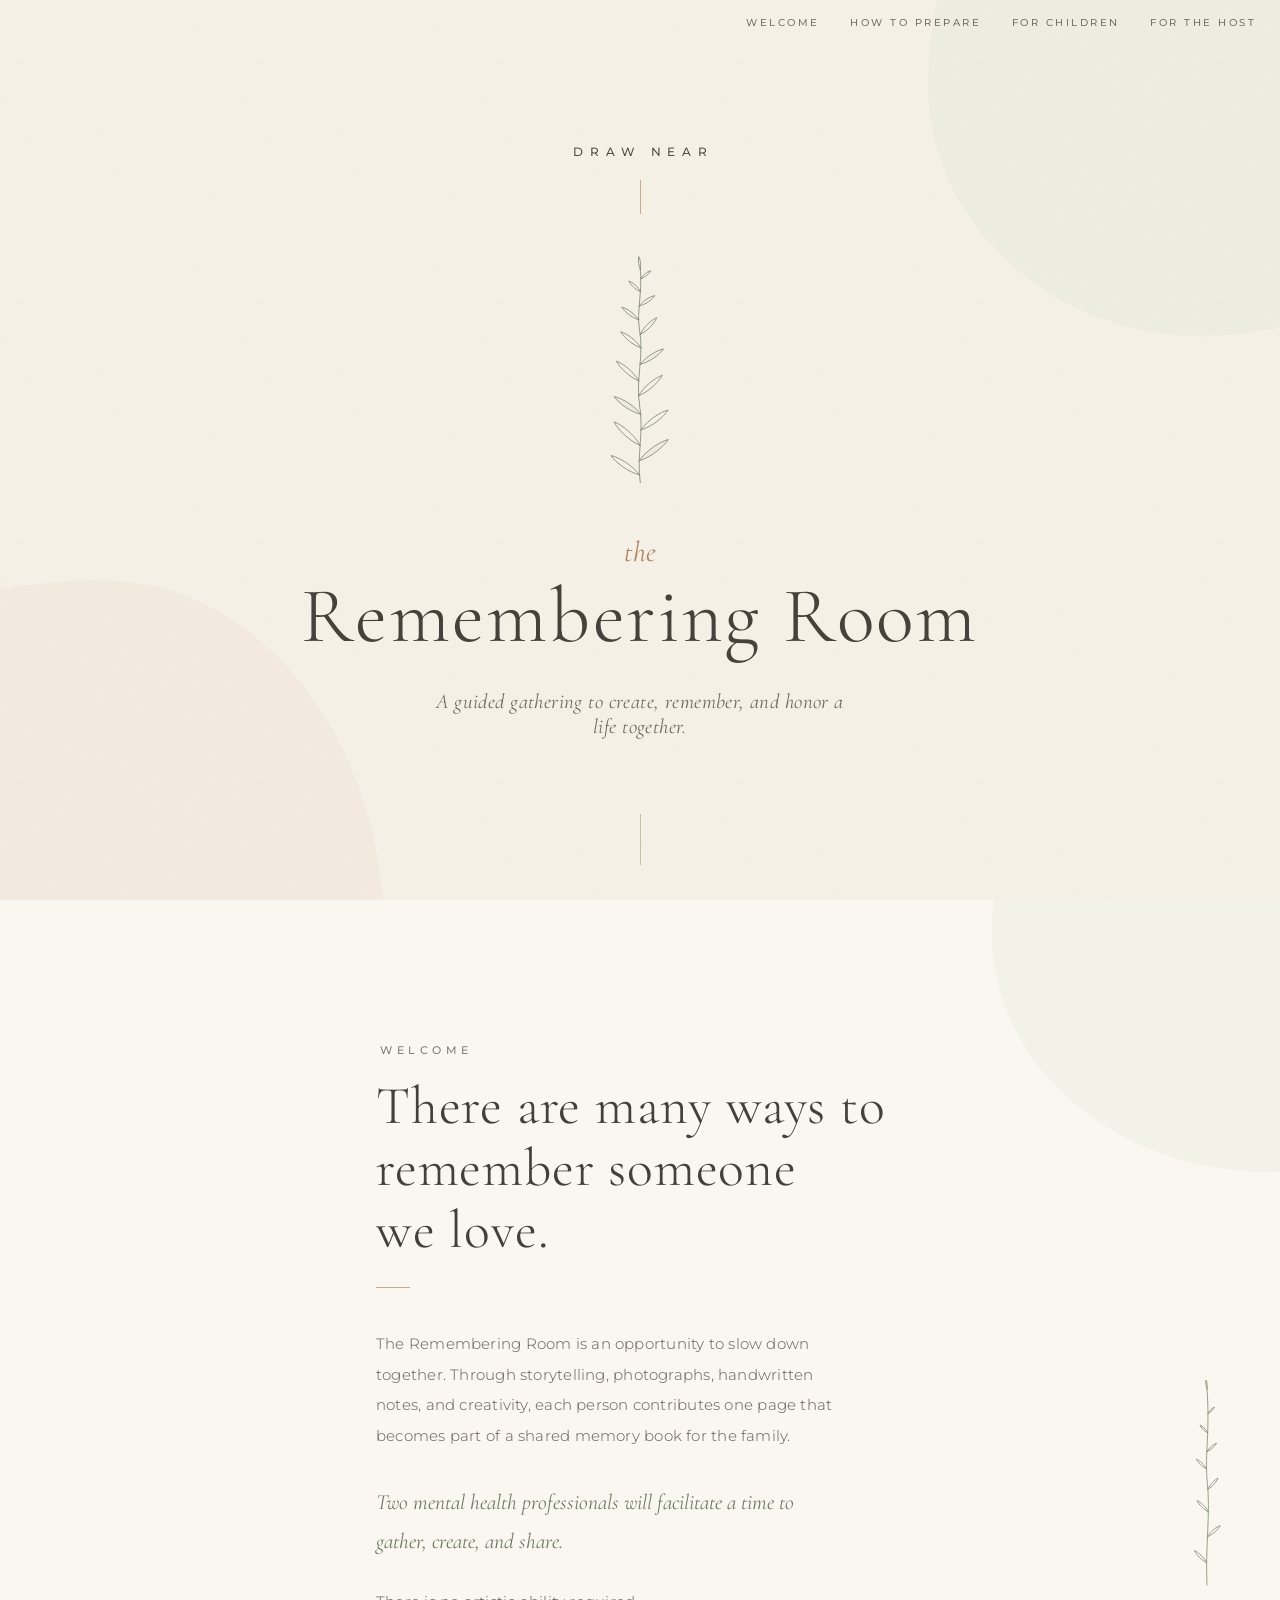
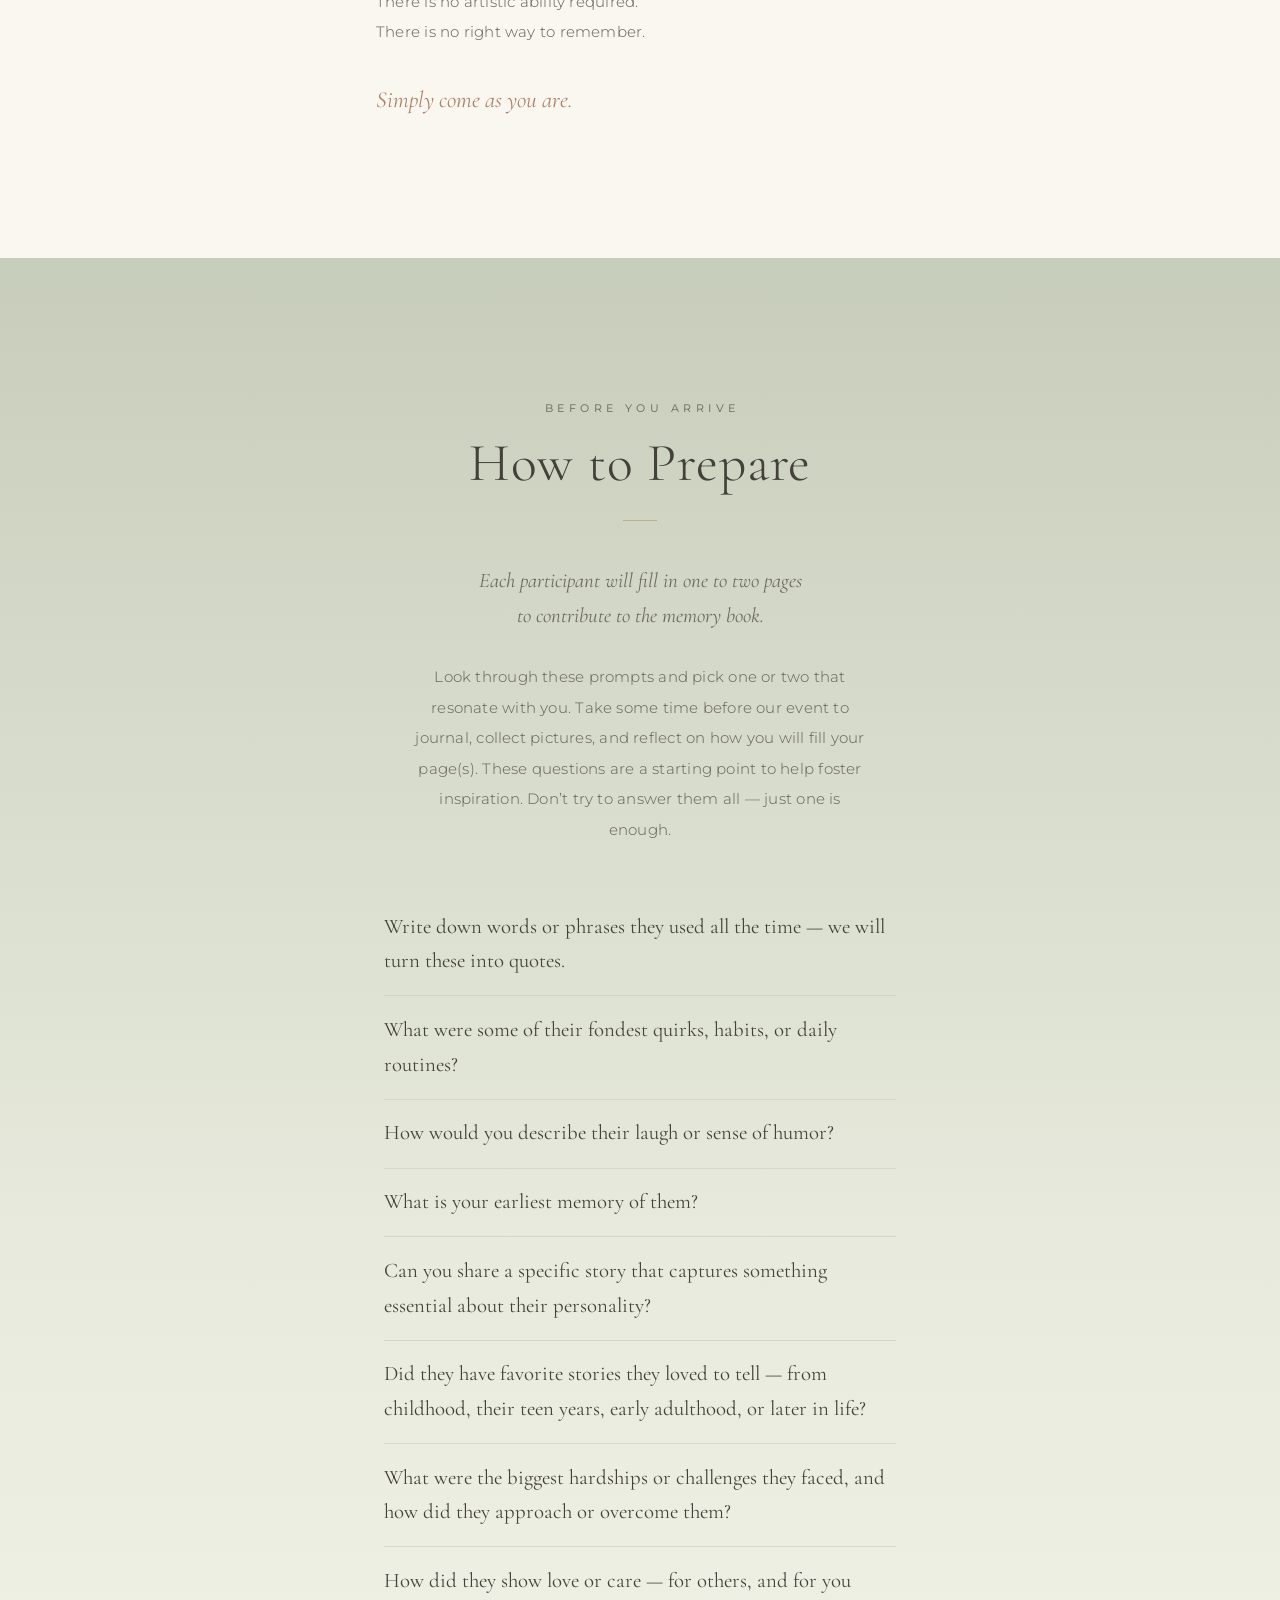
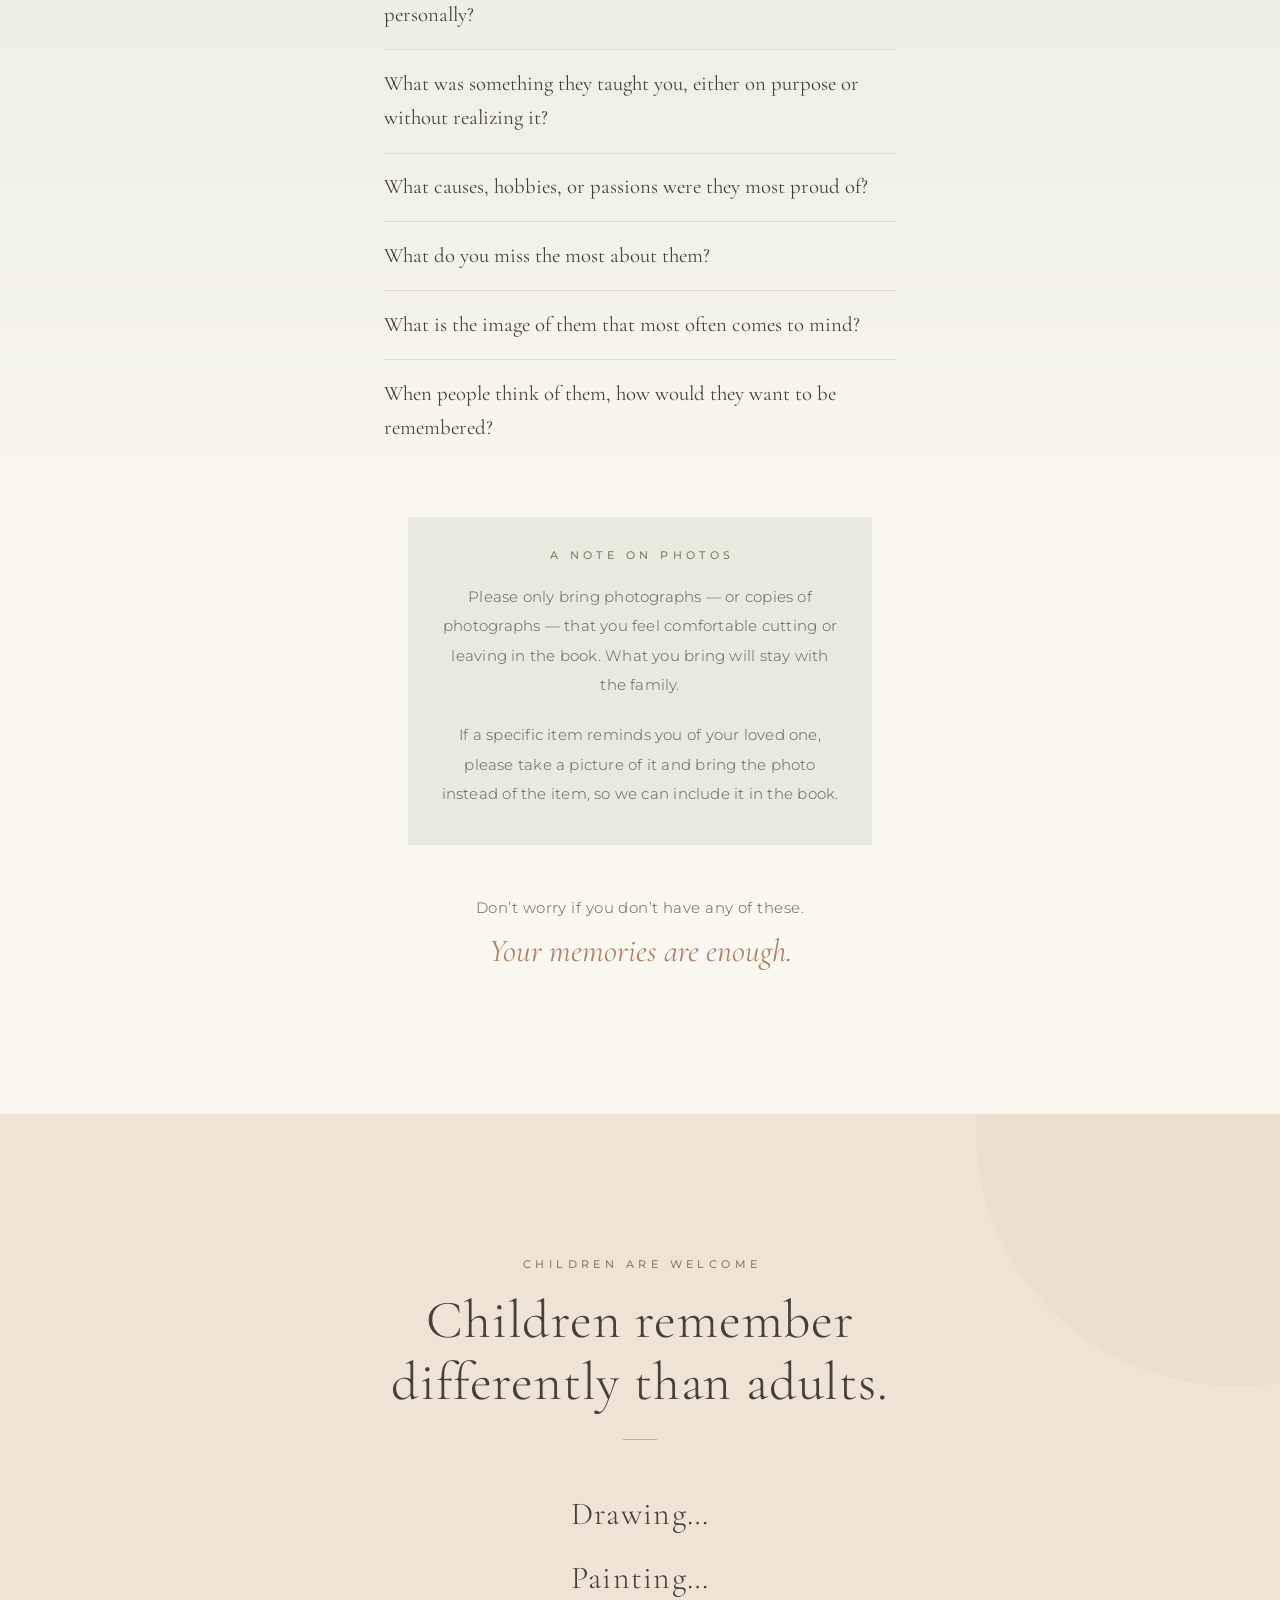
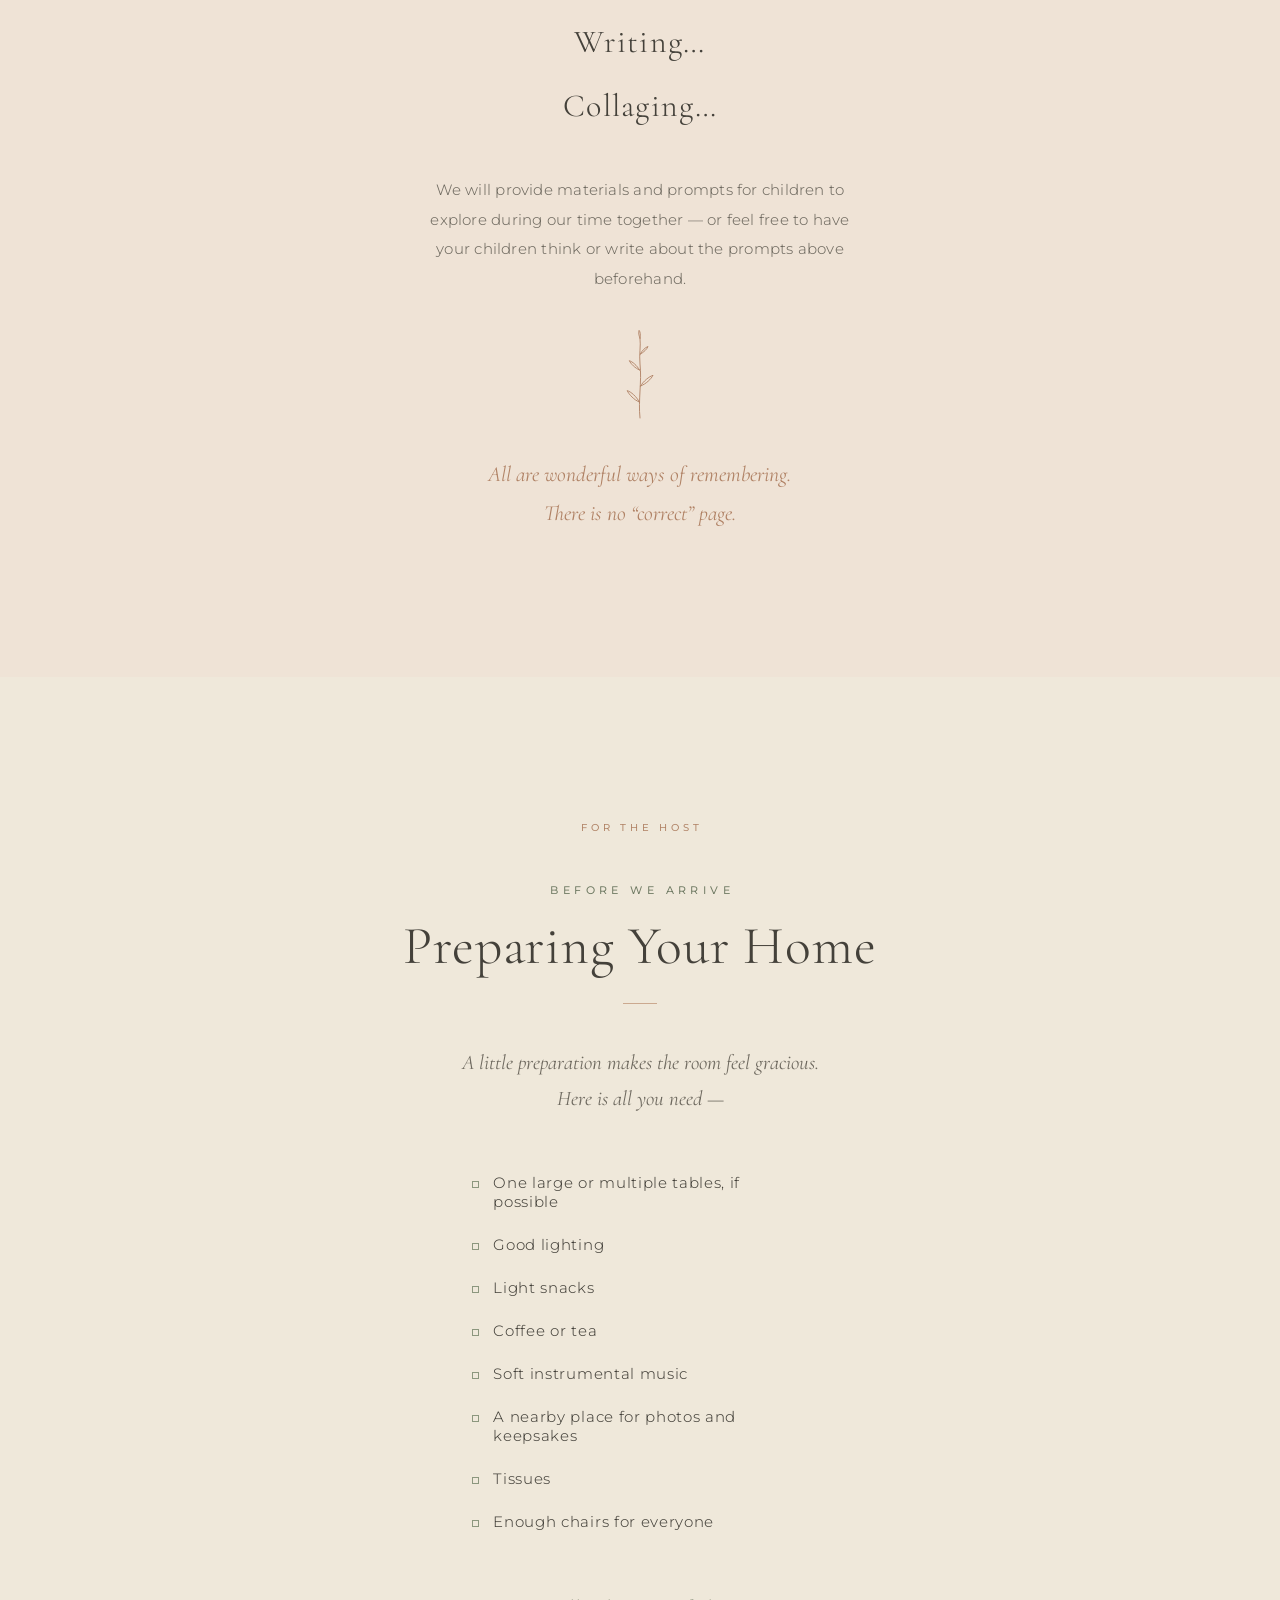
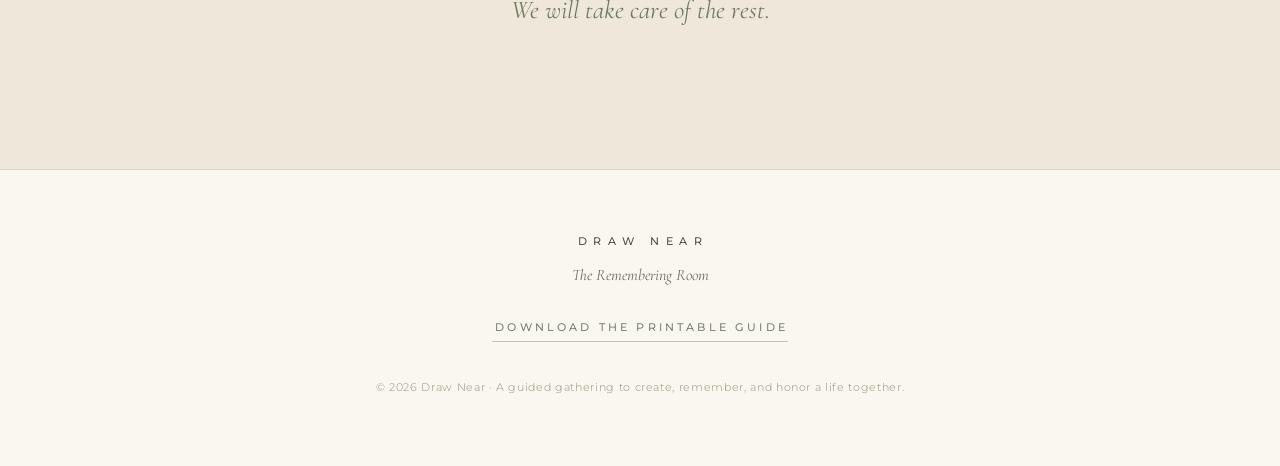
<file: index.html>
<!DOCTYPE html>
<html lang="en">
<head>
<meta charset="UTF-8">
<meta name="viewport" content="width=device-width, initial-scale=1">
<title>Draw Near — The Remembering Room</title>
<meta name="description" content="A guided gathering to create, remember, and honor a life together. Through storytelling, photographs, and creativity, each person contributes one page of a shared memory book.">
<meta property="og:title" content="Draw Near — The Remembering Room">
<meta property="og:description" content="A guided gathering to create, remember, and honor a life together.">
<meta property="og:type" content="website">
<meta name="theme-color" content="#F6F1E7">
<link rel="icon" href="data:image/svg+xml,%3Csvg xmlns='http://www.w3.org/2000/svg' viewBox='0 0 60 90'%3E%3Cg fill='none' stroke='%236E7962' stroke-width='3' stroke-linecap='round'%3E%3Cpath d='M30 88 C 28 70, 32 52, 30 34 C 29 24, 31 16, 30 8'/%3E%3Cpath d='M29.3 72 C 26.5 66.5, 21 61.8, 17.2 60.6 C 18.9 64.4, 24.1 70, 29.3 72 Z'/%3E%3Cpath d='M30.6 56 C 36 54, 41.3 48.8, 43 45.3 C 39.2 46.5, 33.3 51.2, 30.6 56 Z'/%3E%3Cpath d='M29.5 40 C 27 35.5, 22.4 31.6, 19.3 30.7 C 20.7 33.7, 25.1 38.2, 29.5 40 Z'/%3E%3Cpath d='M30.4 24 C 33.8 22.4, 37 19, 38 16.5 C 35.3 17.4, 31.9 20.6, 30.4 24 Z'/%3E%3C/g%3E%3C/svg%3E">
<link rel="preload" href="fonts/CG-340.woff2" as="font" type="font/woff2" crossorigin>
<link rel="preload" href="fonts/CG-It-385.woff2" as="font" type="font/woff2" crossorigin>
<link rel="preload" href="fonts/MS-330.woff2" as="font" type="font/woff2" crossorigin>
<link rel="stylesheet" href="styles.css">
<script>
  // ?static renders everything without motion — used for print-style review
  if (/[?&]static/.test(location.search)) {
    document.documentElement.classList.add('static');
  } else {
    document.documentElement.classList.add('js');
  }
</script>
</head>
<body>

<div class="grain" aria-hidden="true"></div>

<header class="site-head">
  <a class="brand-link" href="#top">Draw&nbsp;Near</a>
  <nav class="site-nav" id="site-nav" aria-label="Guide sections">
    <a href="#welcome">Welcome</a>
    <a href="#prepare">How to Prepare</a>
    <a href="#children">For Children</a>
    <a href="#host">For the Host</a>
  </nav>
  <button class="menu-toggle" type="button" aria-expanded="false" aria-controls="site-nav">Menu</button>
</header>

<!-- ============ COVER ============ -->
<section class="hero" id="top">
  <div class="blob" aria-hidden="true" style="top:-14rem; right:-16rem; width:38rem; height:35rem; background:var(--sage-wash); opacity:.5; border-radius: 42% 58% 55% 45% / 55% 42% 58% 45%;"></div>
  <div class="blob" aria-hidden="true" style="bottom:-18rem; left:-18rem; width:42rem; height:38rem; background:var(--clay-wash); opacity:.45; border-radius: 58% 42% 45% 55% / 45% 58% 42% 55%;"></div>

  <div class="brand rise" style="--d:0ms;">Draw&nbsp;Near</div>
  <div class="brand-tick rise" style="--d:120ms;"></div>

  <div class="sprig rise" aria-hidden="true" style="--d:240ms;">
    <svg class="bot" width="170" height="300" viewBox="0 0 170 300" style="stroke:#76816A; stroke-width:1;">
      <path d="M85.0 292.0 C 80.0 258.0, 90.0 226.0, 84.0 192.0 C 79.0 160.0, 90.0 128.0, 84.0 96.0 C 80.0 72.0, 88.0 48.0, 85.0 18.0"/>
      <path d="M83.9 281.9 C 75.2 269.7, 57.7 259.4, 47.5 257.2 C 53.3 265.9, 69.3 278.3, 83.9 281.9 Z"/>
      <path d="M83.6 263.8 C 98.7 259.5, 115.0 245.8, 120.7 236.6 C 110.2 239.3, 92.3 250.8, 83.6 263.8 Z" style="fill:#8C977E; fill-opacity:.06;"/>
      <path d="M84.7 244.0 C 77.6 230.4, 61.3 217.6, 51.3 213.9 C 56.0 223.5, 70.5 238.3, 84.7 244.0 Z"/>
      <path d="M85.9 224.2 C 100.0 220.2, 115.2 207.5, 120.6 198.8 C 110.7 201.3, 94.0 211.9, 85.9 224.2 Z"/>
      <path d="M85.5 204.2 C 77.3 192.8, 60.9 183.4, 51.4 181.5 C 56.8 189.5, 71.9 201.0, 85.5 204.2 Z" style="fill:#8C977E; fill-opacity:.06;"/>
      <path d="M82.8 180.5 C 95.6 175.6, 108.7 162.7, 113.1 154.3 C 104.1 157.4, 89.4 168.5, 82.8 180.5 Z"/>
      <path d="M83.0 161.3 C 76.9 149.9, 63.0 139.2, 54.5 136.2 C 58.5 144.2, 70.9 156.6, 83.0 161.3 Z"/>
      <path d="M84.7 140.2 C 96.7 137.4, 110.0 127.5, 114.8 120.4 C 106.4 122.1, 92.0 130.2, 84.7 140.2 Z" style="fill:#8C977E; fill-opacity:.06;"/>
      <path d="M85.8 119.0 C 80.1 109.3, 67.6 100.7, 60.0 98.5 C 63.8 105.4, 75.1 115.6, 85.8 119.0 Z"/>
      <path d="M84.9 101.8 C 94.3 97.5, 103.3 87.1, 106.0 80.4 C 99.4 83.2, 89.0 92.3, 84.9 101.8 Z"/>
      <path d="M82.9 83.0 C 78.0 75.1, 67.6 68.3, 61.3 66.8 C 64.5 72.4, 73.9 80.5, 82.9 83.0 Z" style="fill:#8C977E; fill-opacity:.06;"/>
      <path d="M83.6 65.3 C 91.7 63.7, 100.5 57.0, 103.6 52.1 C 98.0 53.1, 88.3 58.5, 83.6 65.3 Z"/>
      <path d="M85.1 46.8 C 82.2 40.5, 74.9 34.8, 70.3 33.4 C 72.2 37.8, 78.6 44.5, 85.1 46.8 Z"/>
      <path d="M85.7 30.3 C 91.1 28.9, 96.5 23.8, 98.2 20.2 C 94.3 21.1, 88.2 25.3, 85.7 30.3 Z"/>
      <path d="M85.0 18.0 C 86.3 12.6, 84.9 5.3, 83.0 2.0 C 82.0 5.7, 82.4 13.1, 85.0 18.0 Z"/>
    </svg>
  </div>

  <div class="title-the rise" style="--d:420ms;">the</div>
  <h1 class="rise" style="--d:540ms;">Remembering Room</h1>
  <p class="tagline rise" style="--d:720ms;">A guided gathering to create, remember, and honor a life together.</p>

  <div class="scroll-cue rise" aria-hidden="true" style="--d:1100ms;"></div>
</section>

<!-- ============ WELCOME ============ -->
<section class="welcome" id="welcome">
  <div class="blob" aria-hidden="true" style="top:-16rem; right:-18rem; width:36rem; height:33rem; background:var(--sage-wash); opacity:.42; border-radius: 45% 55% 52% 48% / 55% 45% 55% 45%;"></div>

  <div class="inner">
    <div data-reveal>
      <div class="label">Welcome</div>
      <h2 class="display">There are many ways to remember someone we&nbsp;love.</h2>
      <hr class="rule rule--left">
    </div>

    <p class="body-text" data-reveal style="margin-top:2.6rem;">
      The Remembering Room is an opportunity to slow down together.
      Through storytelling, photographs, handwritten notes, and creativity,
      each person contributes one page that becomes part of a shared
      memory book for the family.
    </p>

    <p class="facilitate" data-reveal>
      Two mental health professionals will facilitate a time
      to gather, create, and share.
    </p>

    <p class="body-text" data-reveal style="margin-top:1.6rem;">
      There is no artistic ability required.<br>
      There is no right way to remember.
    </p>

    <div class="closing" data-reveal>Simply come as you are.</div>
  </div>

  <div class="margin-stem" aria-hidden="true" data-reveal>
    <svg class="bot" width="44" height="210" viewBox="0 0 44 210" style="stroke:#8C977E; stroke-width:0.9;">
      <path d="M22.0 206.0 C 20.0 168.0, 26.0 134.0, 22.0 100.0 C 20.0 76.0, 25.0 50.0, 22.0 10.0"/>
      <path d="M21.6 183.6 C 19.2 178.4, 13.3 173.2, 9.5 171.7 C 11.1 175.4, 16.3 181.2, 21.6 183.6 Z"/>
      <path d="M22.5 157.8 C 27.9 155.7, 33.4 150.2, 35.2 146.6 C 31.4 147.9, 25.2 152.7, 22.5 157.8 Z"/>
      <path d="M23.4 132.8 C 21.1 127.8, 15.5 122.9, 12.0 121.5 C 13.5 125.0, 18.4 130.5, 23.4 132.8 Z"/>
      <path d="M22.9 110.2 C 27.5 107.9, 31.8 102.5, 33.0 99.1 C 29.8 100.6, 24.8 105.4, 22.9 110.2 Z"/>
      <path d="M21.5 89.8 C 19.4 85.5, 14.4 81.4, 11.3 80.2 C 12.7 83.2, 17.1 87.9, 21.5 89.8 Z"/>
      <path d="M21.9 72.7 C 26.0 71.2, 30.2 66.9, 31.6 64.1 C 28.6 65.1, 23.9 68.8, 21.9 72.7 Z"/>
      <path d="M22.7 53.9 C 21.2 50.4, 17.5 47.0, 15.0 46.0 C 15.9 48.4, 19.2 52.3, 22.7 53.9 Z"/>
      <path d="M23.0 34.5 C 25.9 33.3, 28.6 30.2, 29.4 28.2 C 27.4 28.9, 24.2 31.6, 23.0 34.5 Z"/>
      <path d="M22.0 10.0 C 22.7 7.0, 22.0 2.9, 21.0 1.0 C 20.5 3.1, 20.7 7.2, 22.0 10.0 Z"/>
    </svg>
  </div>
</section>

<!-- ============ HOW TO PREPARE ============ -->
<section class="bring" id="prepare">
  <div class="inner">
    <div data-reveal>
      <div class="label">Before you arrive</div>
      <h2 class="display">How to Prepare</h2>
      <hr class="rule">
    </div>

    <p class="intro" data-reveal style="margin-top:2.6rem;">Each participant will fill in one to two pages<br>to contribute to the memory book.</p>

    <p class="how" data-reveal>
      Look through these prompts and pick one or two that resonate
      with you. Take some time before our event to journal, collect
      pictures, and reflect on how you will fill your page(s).
      These questions are a starting point to help foster inspiration.
      Don’t try to answer them all — just one is enough.
    </p>

    <ol class="prompts" data-reveal data-stagger>
      <li>Write down words or phrases they used all the time — we will turn these into quotes.</li>
      <li>What were some of their fondest quirks, habits, or daily routines?</li>
      <li>How would you describe their laugh or sense of humor?</li>
      <li>What is your earliest memory of them?</li>
      <li>Can you share a specific story that captures something essential about their personality?</li>
      <li>Did they have favorite stories they loved to tell — from childhood, their teen years, early adulthood, or later in life?</li>
      <li>What were the biggest hardships or challenges they faced, and how did they approach or overcome them?</li>
      <li>How did they show love or care — for others, and for you personally?</li>
      <li>What was something they taught you, either on purpose or without realizing it?</li>
      <li>What causes, hobbies, or passions were they most proud of?</li>
      <li>What do you miss the most about them?</li>
      <li>What is the image of them that most often comes to mind?</li>
      <li>When people think of them, how would they want to be remembered?</li>
    </ol>

    <div class="photo-note" data-reveal>
      <div class="label">A note on photos</div>
      <p>
        Please only bring photographs — or copies of photographs —
        that you feel comfortable cutting or leaving in the book.
        What you bring will stay with the family.
      </p>
      <p>
        If a specific item reminds you of your loved one, please take
        a picture of it and bring the photo instead of the item, so we
        can include it in the book.
      </p>
    </div>

    <div class="foot" data-reveal>
      <div class="line1">Don’t worry if you don’t have any of these.</div>
      <div class="line2">Your memories are enough.</div>
    </div>
  </div>
</section>

<!-- ============ FOR CHILDREN ============ -->
<section class="children plate" id="children">
  <div class="blob" aria-hidden="true" style="top:-16rem; right:-17rem; width:36rem; height:33rem; background:#E9D9C8; opacity:.5; border-radius: 48% 52% 55% 45% / 52% 48% 52% 48%;"></div>

  <div class="inner">
    <div data-reveal>
      <div class="label">Children are welcome</div>
      <h2 class="display">Children remember<br>differently than adults.</h2>
      <hr class="rule">
    </div>

    <div class="ways" data-reveal data-stagger>
      <div>Drawing…</div>
      <div>Painting…</div>
      <div>Writing…</div>
      <div>Collaging…</div>
    </div>

    <p class="provide" data-reveal>
      We will provide materials and prompts for children to explore
      during our time together — or feel free to have your children
      think or write about the prompts above beforehand.
    </p>

    <div class="flower" aria-hidden="true" data-reveal>
      <svg class="bot" width="60" height="90" viewBox="0 0 60 90" style="stroke:#B08265; stroke-width:0.9;">
        <path d="M30 88 C 28 70, 32 52, 30 34 C 29 24, 31 16, 30 8"/>
        <path d="M29.3 72 C 26.5 66.5, 21 61.8, 17.2 60.6 C 18.9 64.4, 24.1 70, 29.3 72 Z"/>
        <path d="M30.6 56 C 36 54, 41.3 48.8, 43 45.3 C 39.2 46.5, 33.3 51.2, 30.6 56 Z"/>
        <path d="M29.5 40 C 27 35.5, 22.4 31.6, 19.3 30.7 C 20.7 33.7, 25.1 38.2, 29.5 40 Z"/>
        <path d="M30.4 24 C 33.8 22.4, 37 19, 38 16.5 C 35.3 17.4, 31.9 20.6, 30.4 24 Z"/>
        <path d="M30 8 C 30.9 4.8, 30.1 1.6, 29.1 0.4 C 28.4 2.5, 28.7 5.6, 30 8 Z"/>
      </svg>
    </div>

    <div class="foot" data-reveal>
      All are wonderful ways of remembering.<br>
      There is no “correct” page.
    </div>
  </div>
</section>

<!-- ============ FOR THE HOST ============ -->
<section class="host" id="host">
  <div class="inner">
    <div data-reveal>
      <div class="toplabel">For the host</div>
      <div class="label">Before we arrive</div>
      <h2 class="display">Preparing Your Home</h2>
      <hr class="rule">
    </div>

    <p class="intro" data-reveal style="margin-top:2.6rem;">A little preparation makes the room feel gracious.<br>Here is all you need —</p>

    <ul data-reveal data-stagger>
      <li><span class="sq"></span>One large or multiple tables, if possible</li>
      <li><span class="sq"></span>Good lighting</li>
      <li><span class="sq"></span>Light snacks</li>
      <li><span class="sq"></span>Coffee or tea</li>
      <li><span class="sq"></span>Soft instrumental music</li>
      <li><span class="sq"></span>A nearby place for photos and keepsakes</li>
      <li><span class="sq"></span>Tissues</li>
      <li><span class="sq"></span>Enough chairs for everyone</li>
    </ul>

    <div class="foot" data-reveal>We will take care of the rest.</div>
  </div>
</section>

<footer>
  <div class="wordmark">Draw&nbsp;Near</div>
  <div class="foot-tag">The Remembering Room</div>
  <a class="pdf" href="assets/remembering-room-welcome-guide.pdf" download>Download the printable guide</a>
  <div class="fine">© 2026 Draw Near · A guided gathering to create, remember, and honor a life together.</div>
</footer>

<script src="script.js" defer></script>
</body>
</html>
</file>
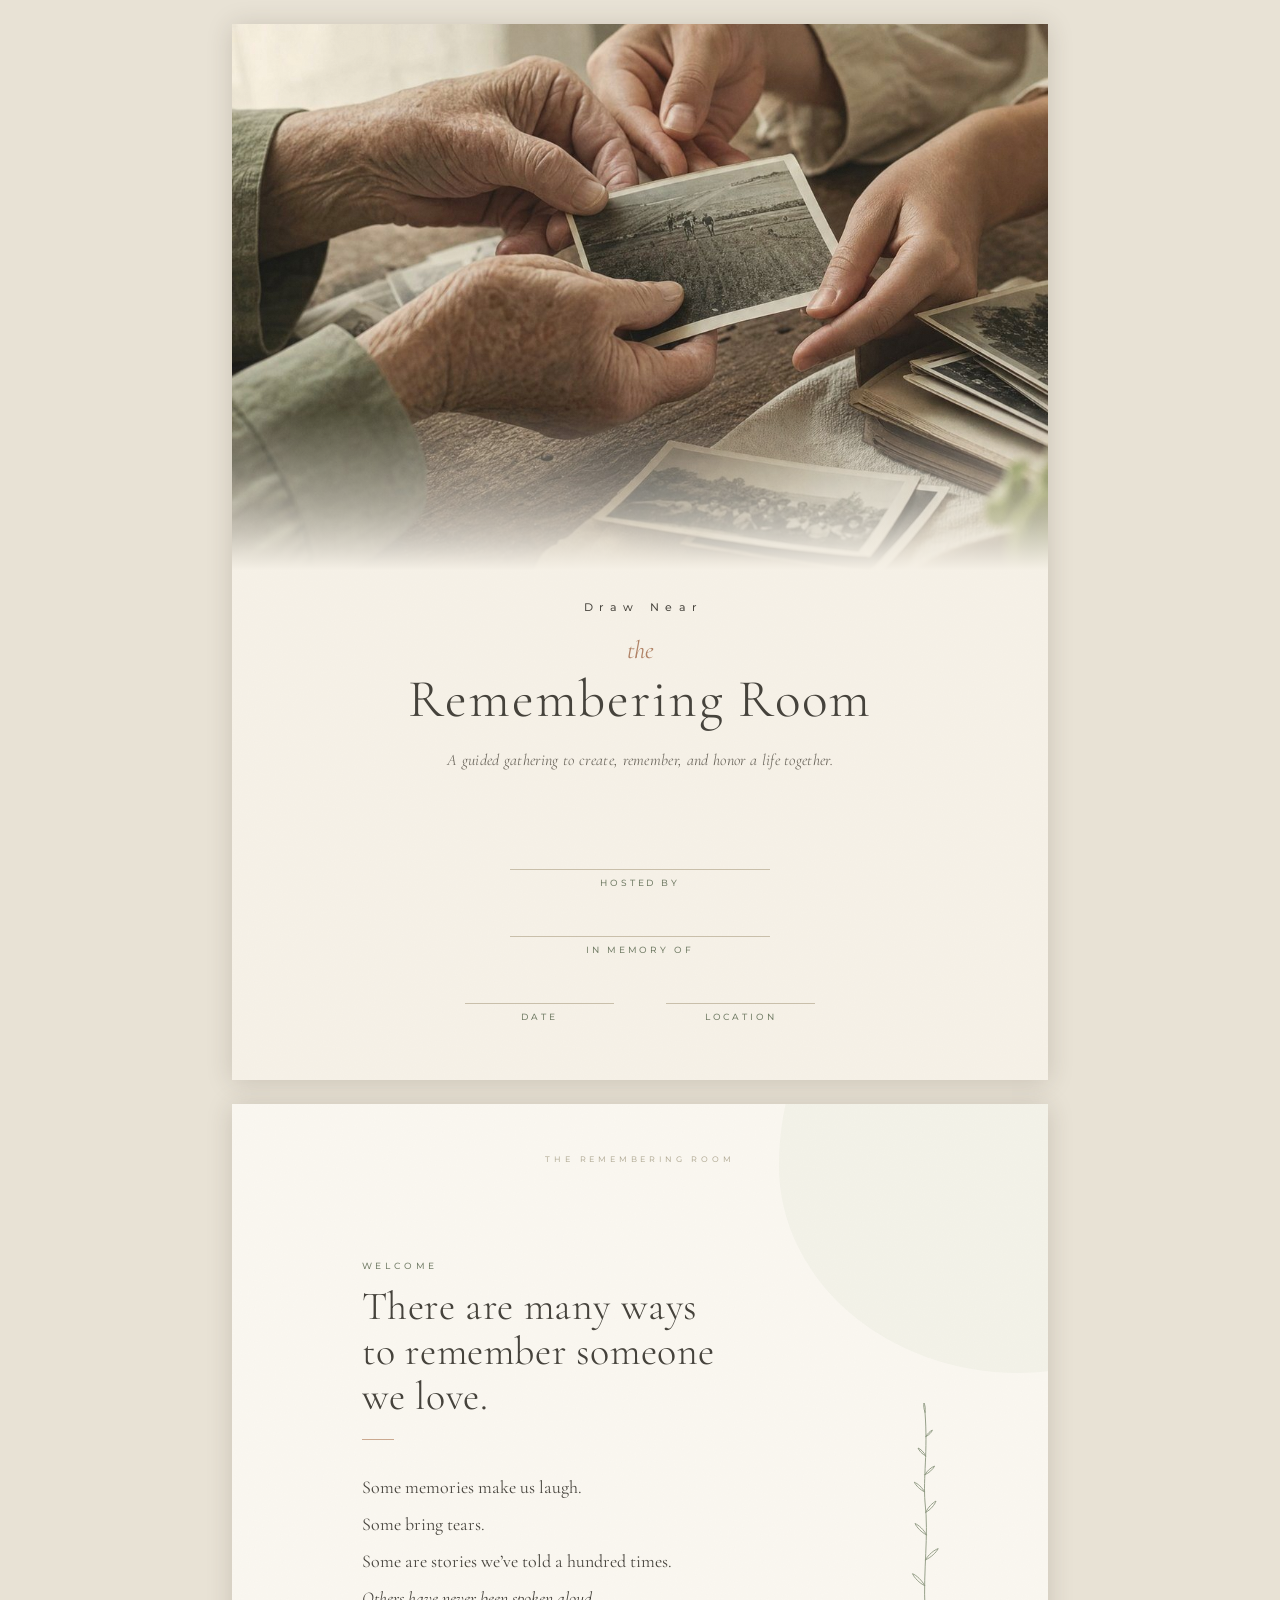
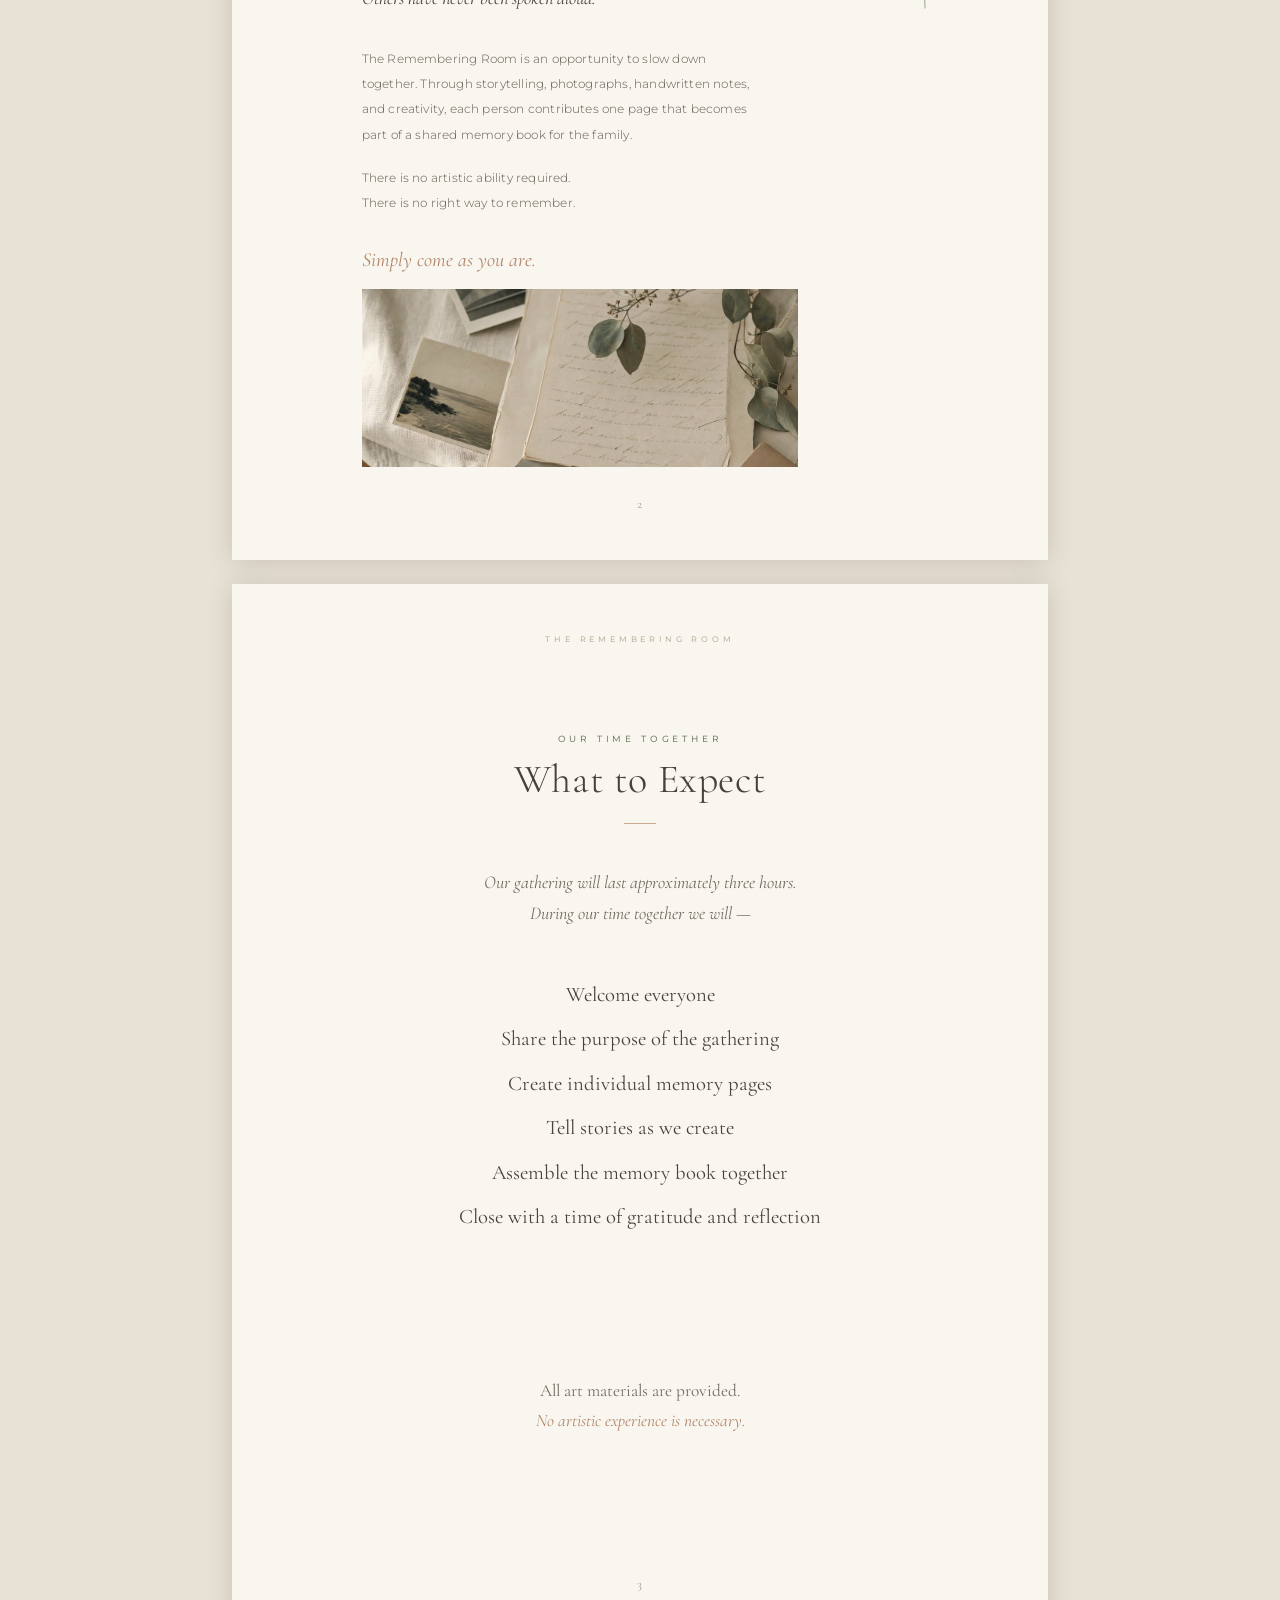
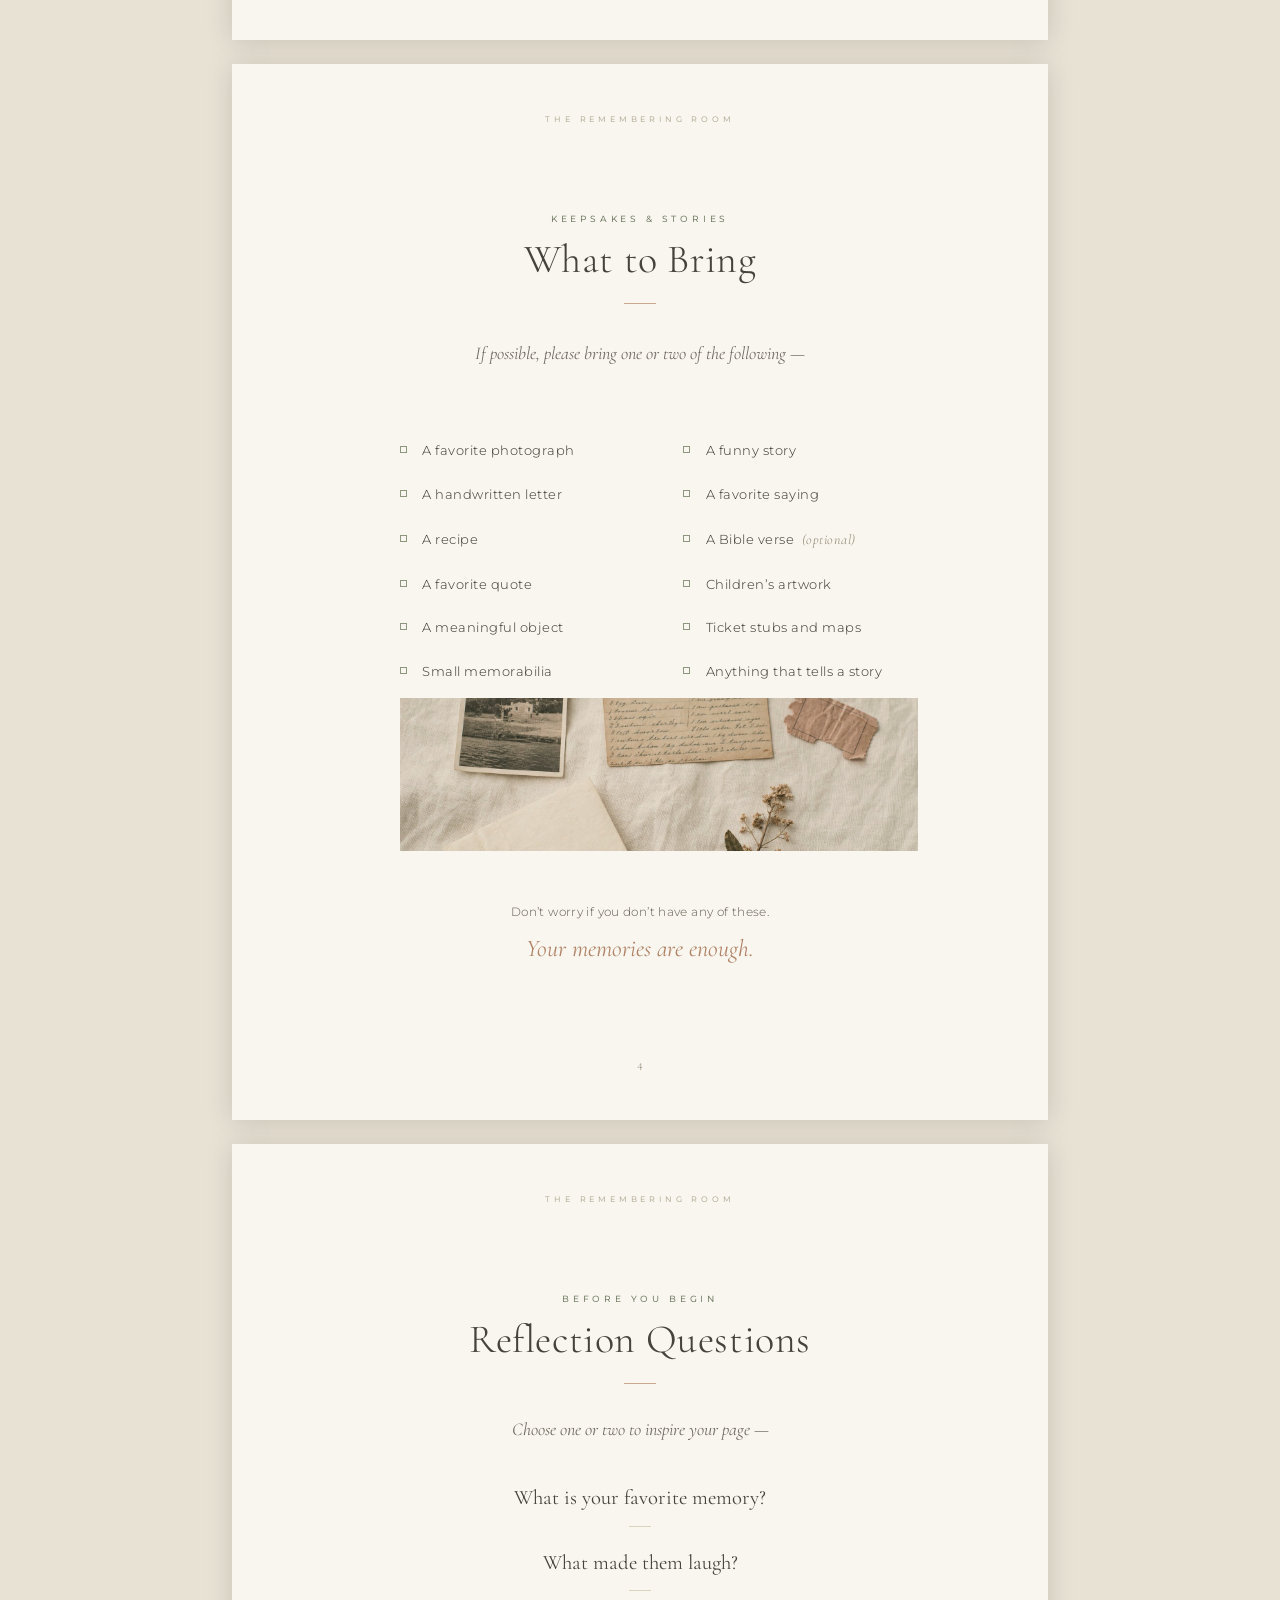
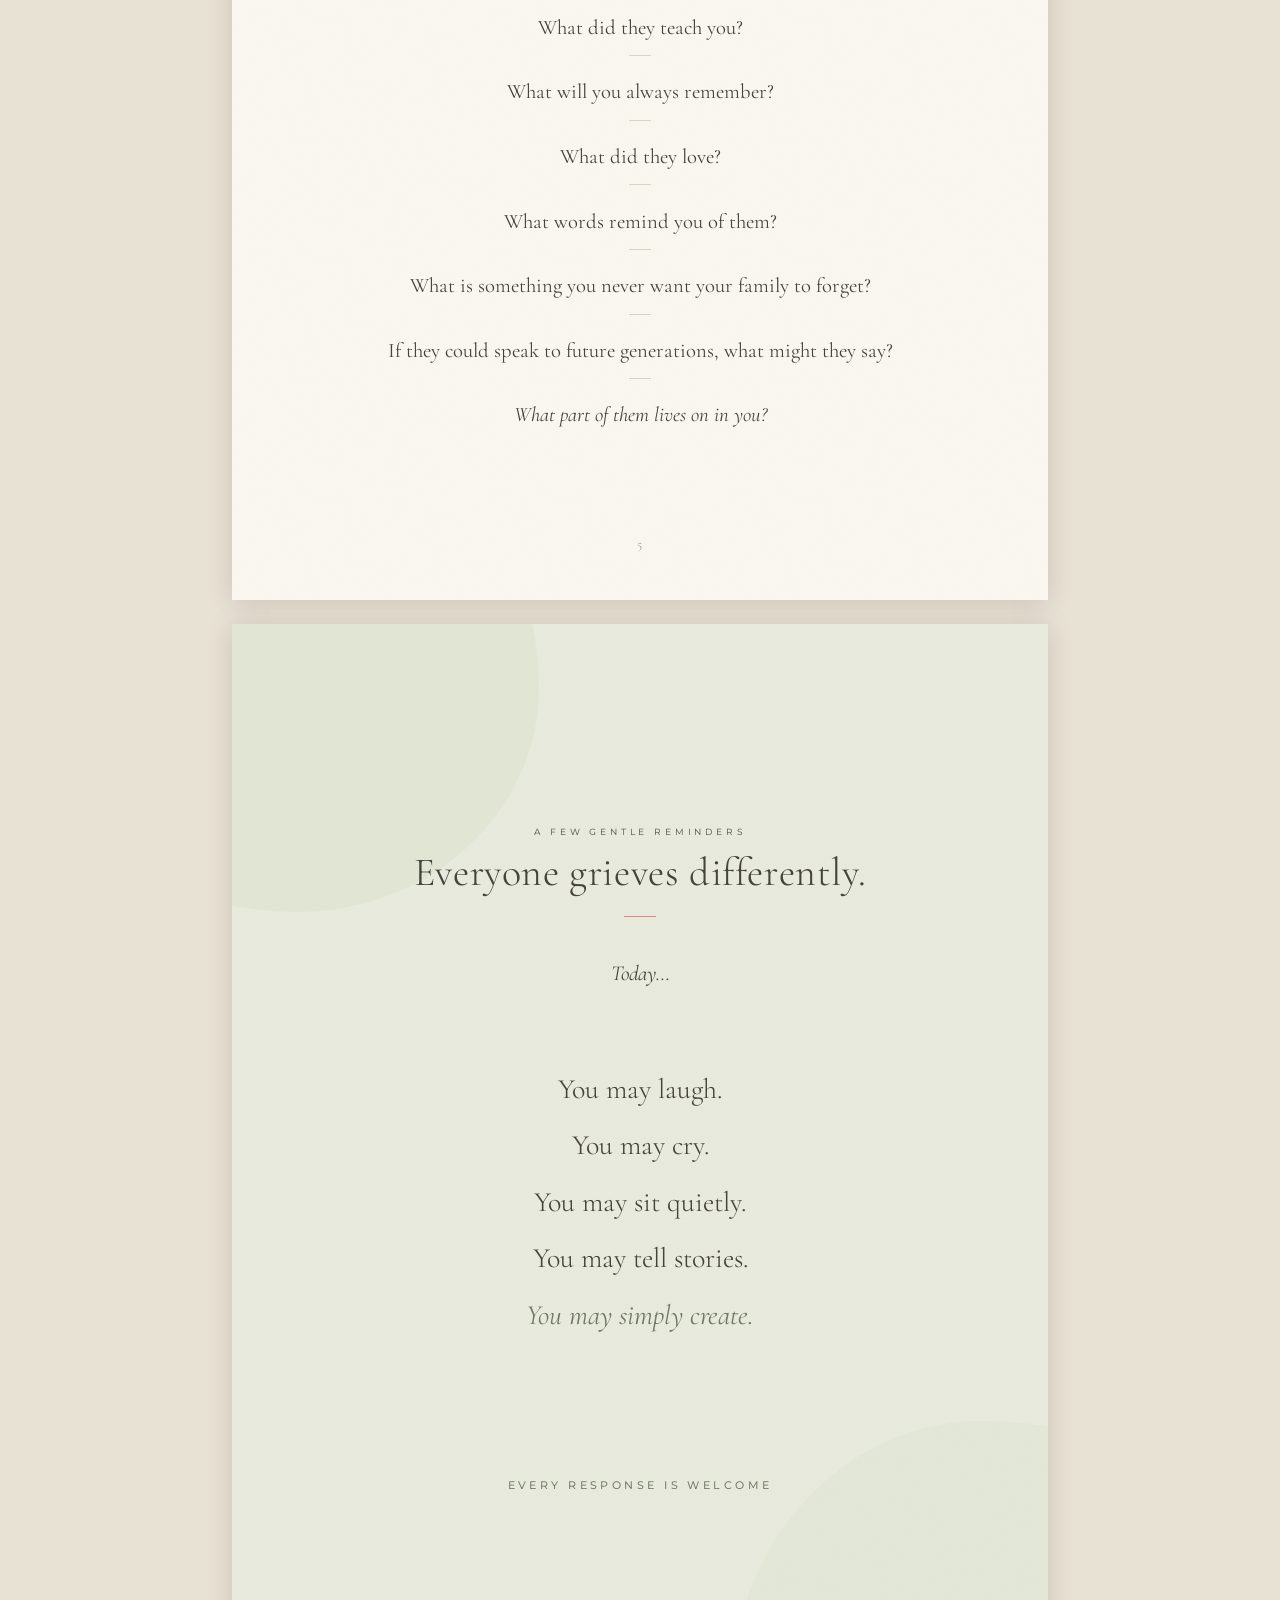
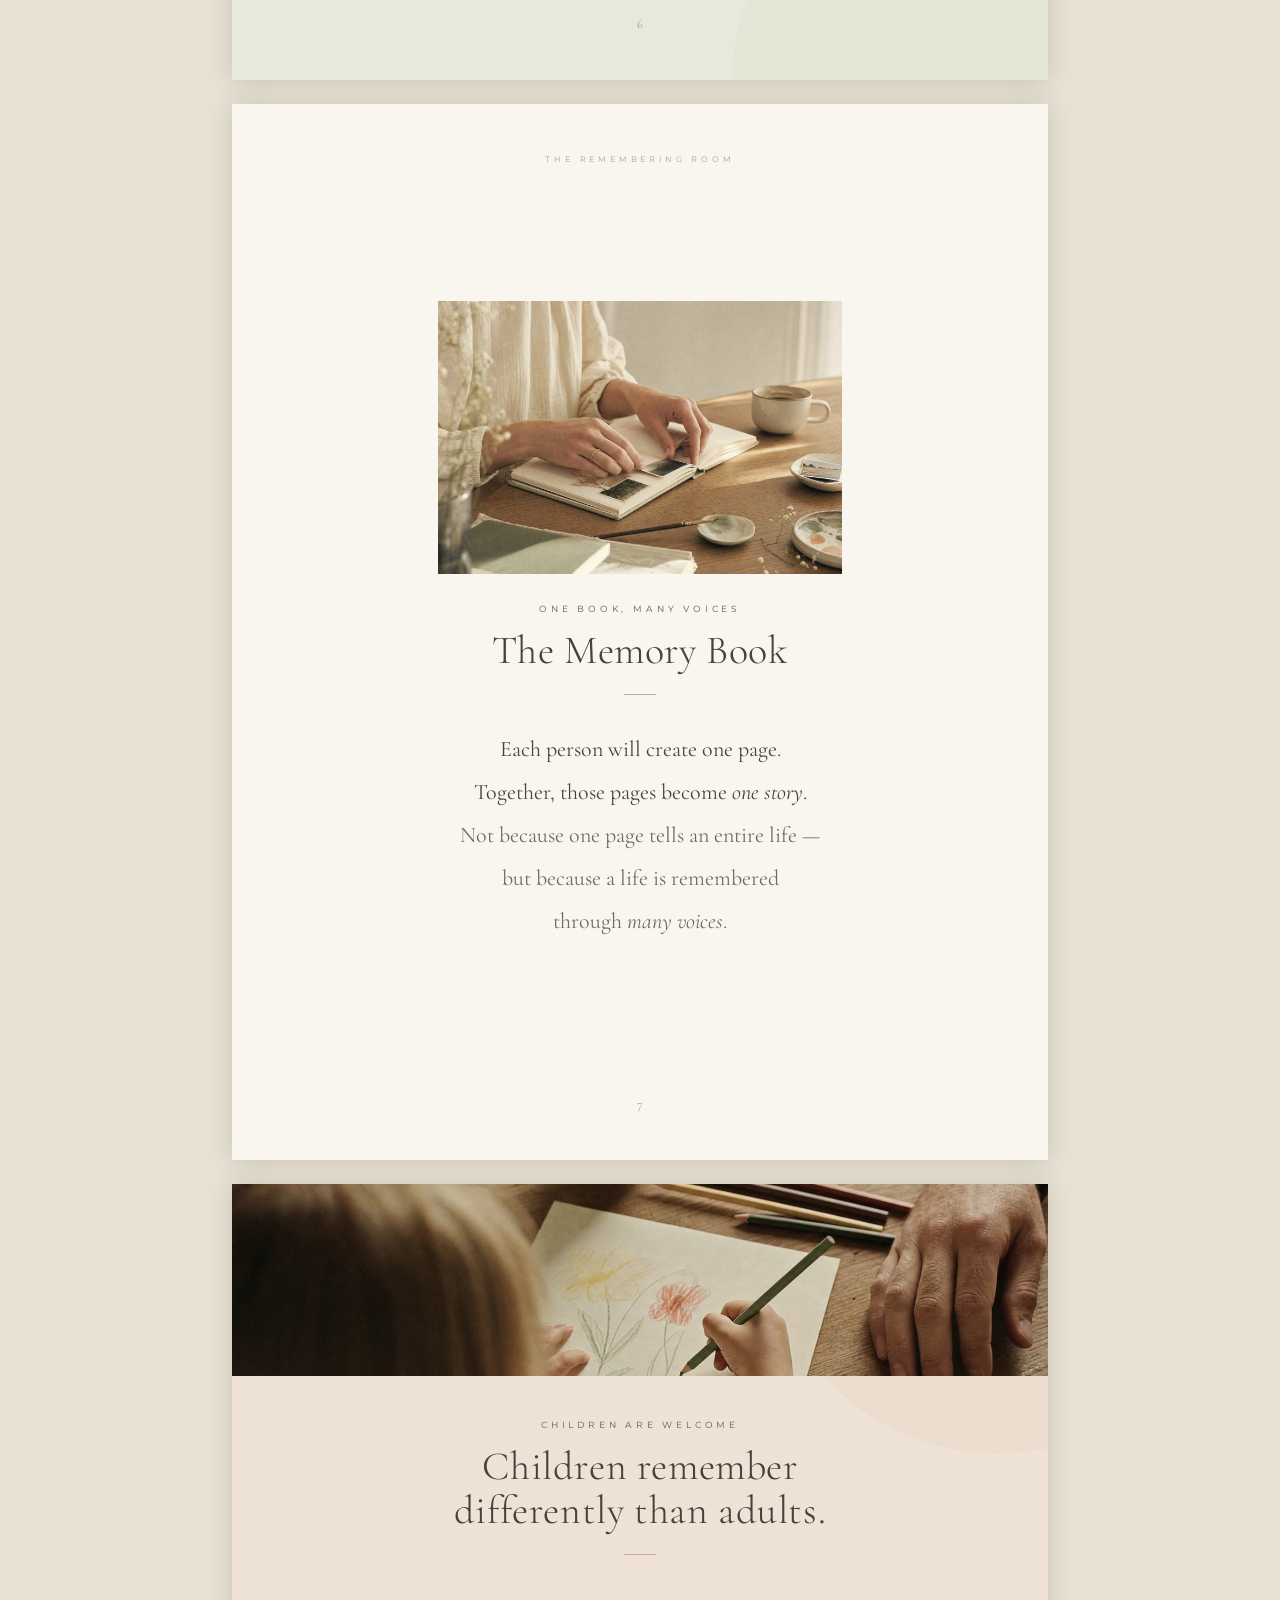
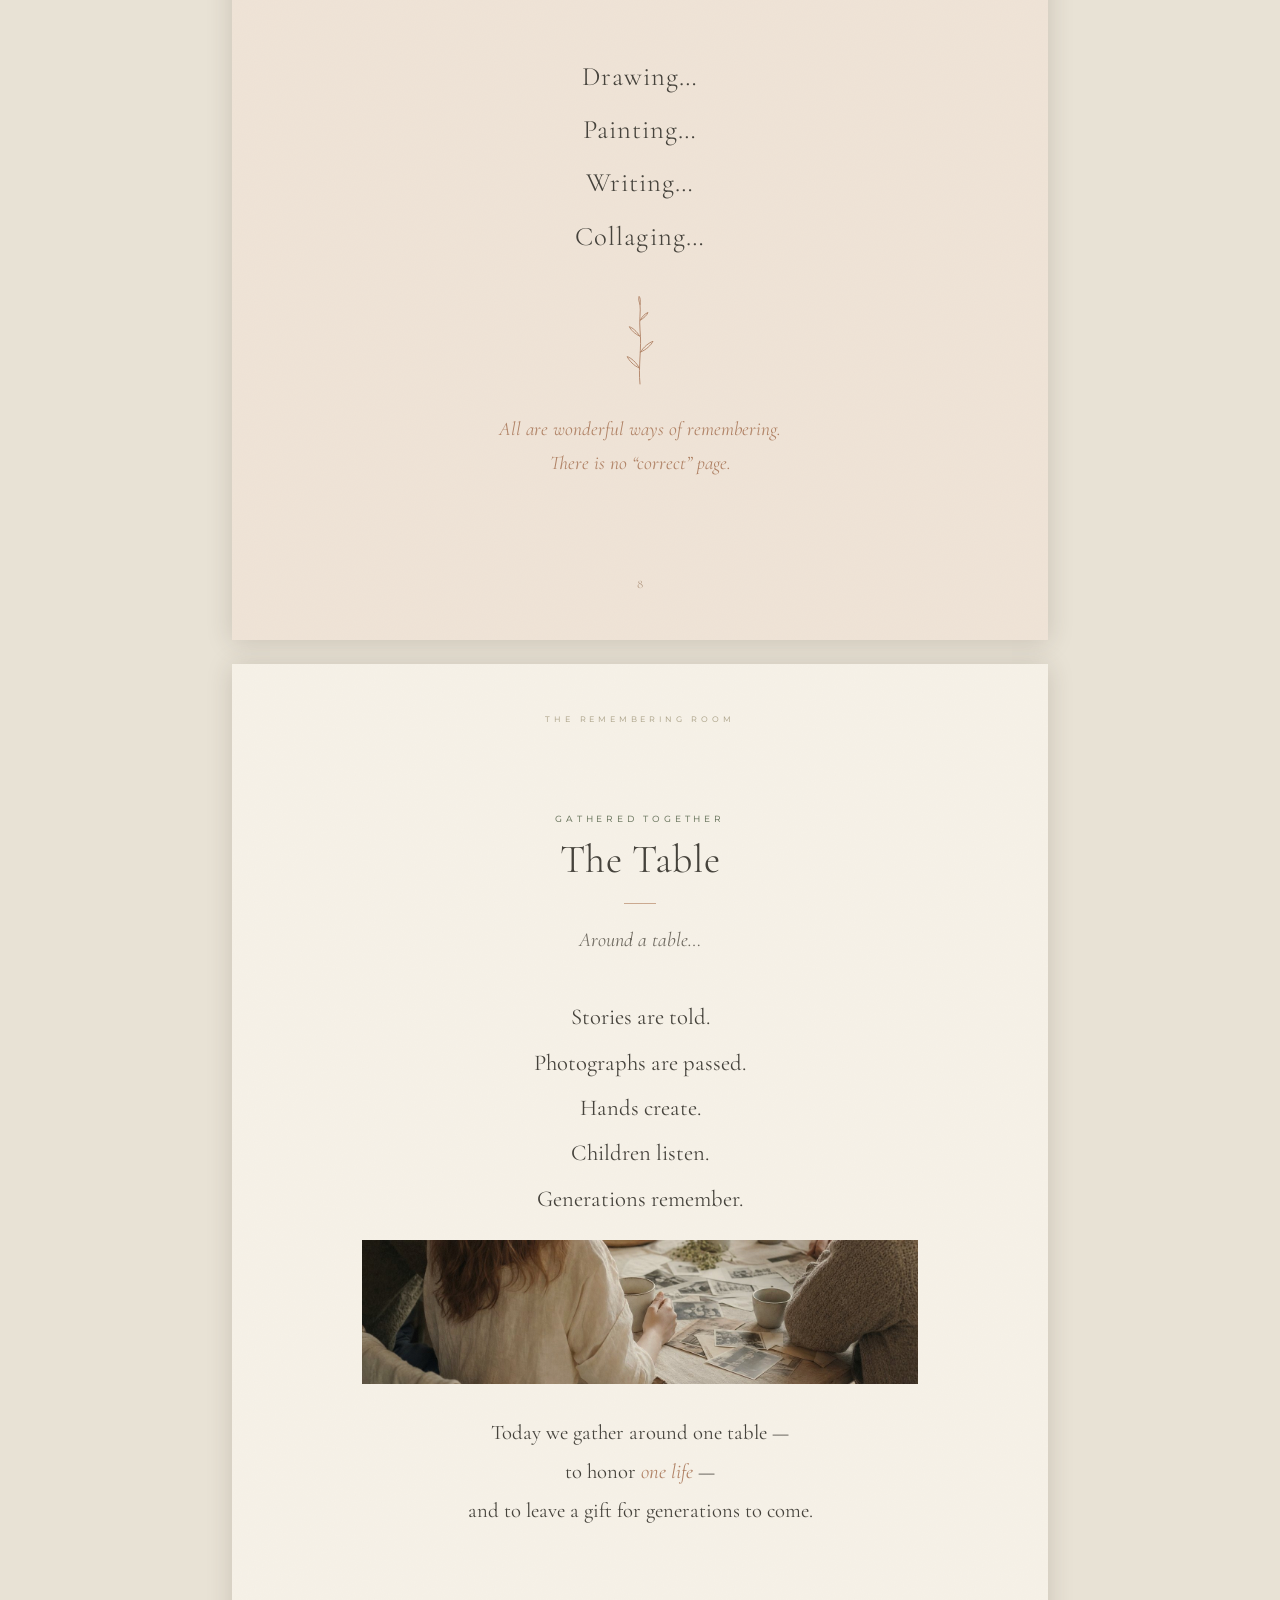
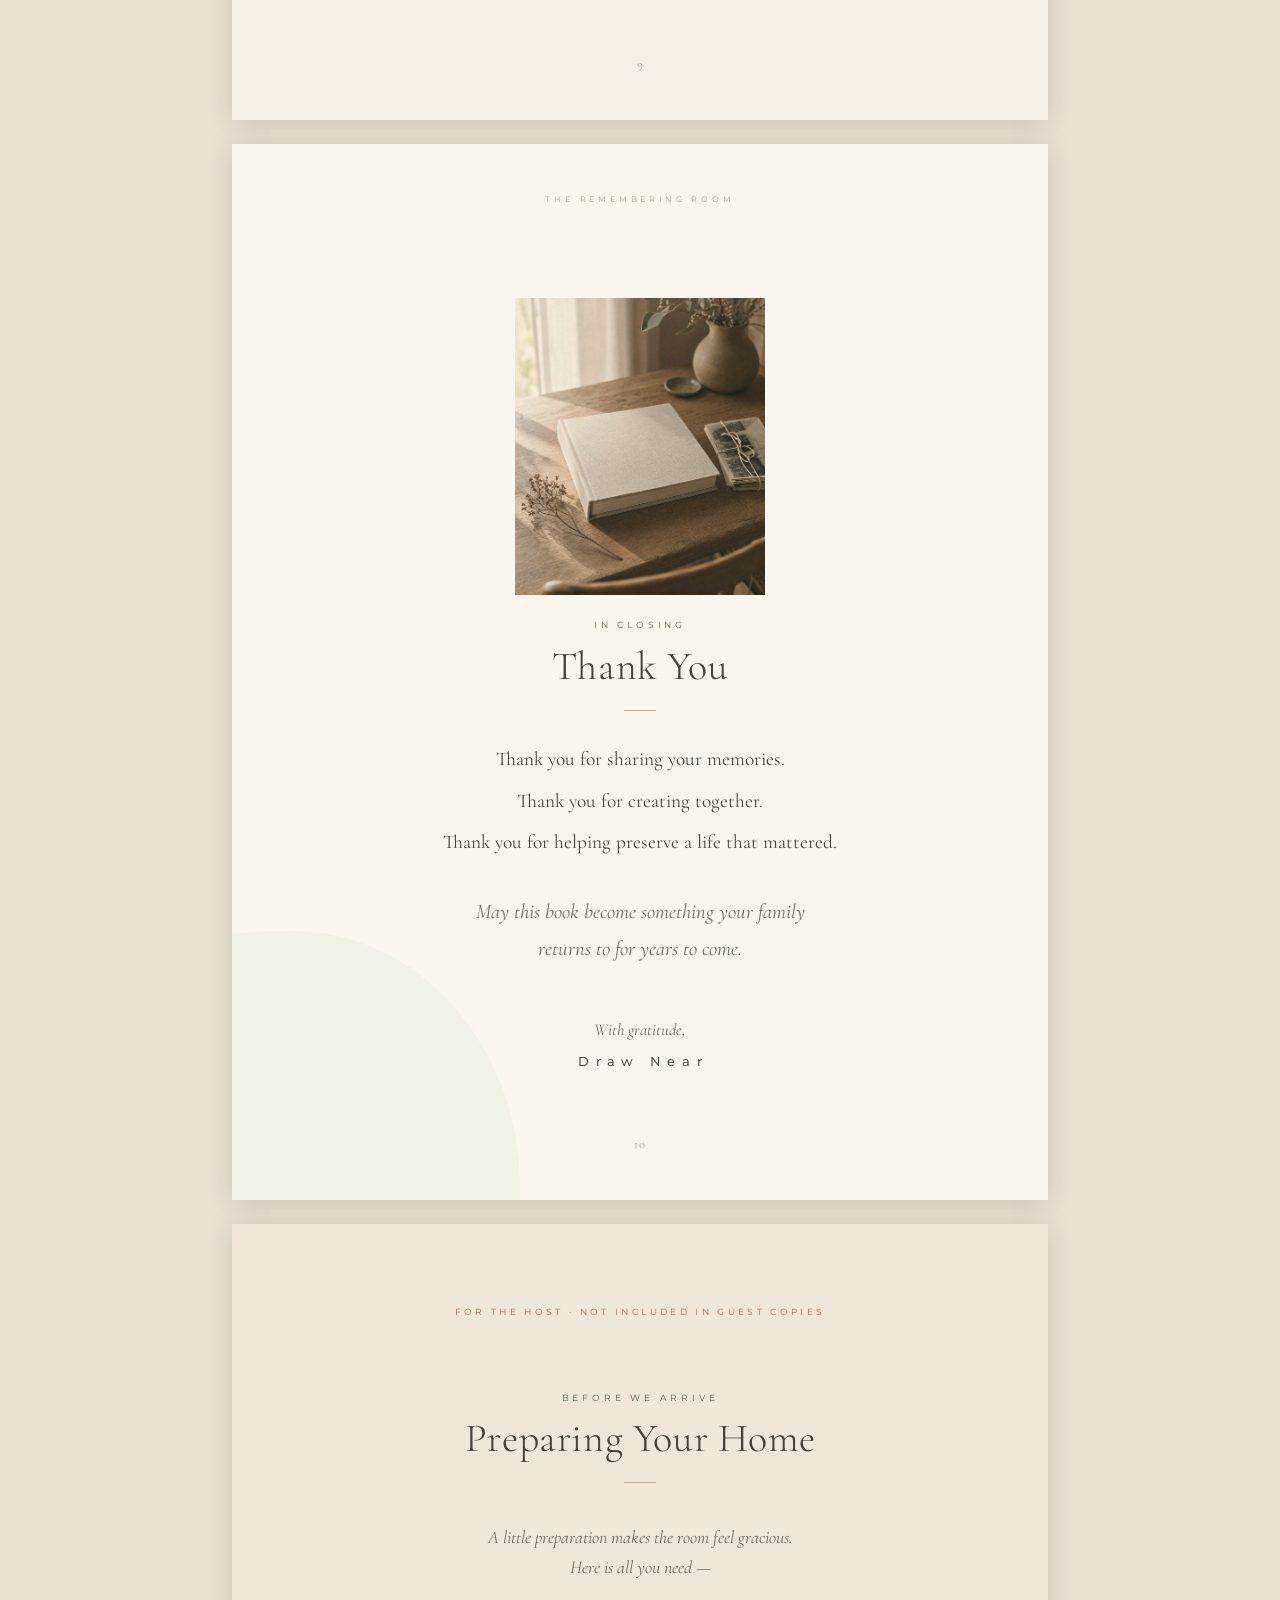
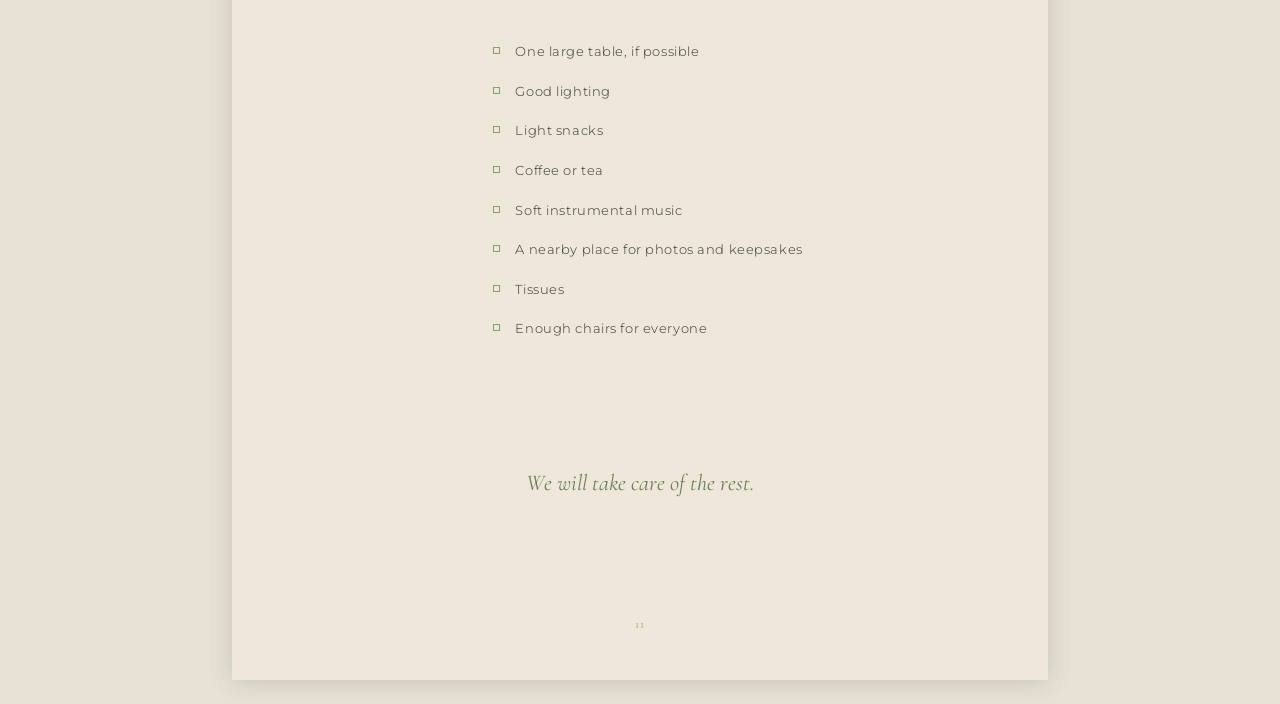
<file: source/guide-photo.html>
<!DOCTYPE html>
<html lang="en">
<head>
<meta charset="UTF-8">
<title>Draw Near — The Remembering Room · Photography Edition</title>
<style>
  @font-face {
    font-family: 'Cormorant Garamond';
    src: url('fonts/CG-340.ttf') format('truetype');
    font-weight: 300 359;
    font-style: normal;
  }
  @font-face {
    font-family: 'Cormorant Garamond';
    src: url('fonts/CG-385.ttf') format('truetype');
    font-weight: 360 700;
    font-style: normal;
  }
  @font-face {
    font-family: 'Cormorant Garamond';
    src: url('fonts/CG-It-385.ttf') format('truetype');
    font-weight: 300 700;
    font-style: italic;
  }
  @font-face {
    font-family: 'Montserrat';
    src: url('fonts/MS-330.ttf') format('truetype');
    font-weight: 100 399;
    font-style: normal;
  }
  @font-face {
    font-family: 'Montserrat';
    src: url('fonts/MS-460.ttf') format('truetype');
    font-weight: 400 900;
    font-style: normal;
  }

  :root {
    --cream:      #F6F1E7;
    --ivory:      #FAF7F0;
    --linen:      #EFE8DA;
    --sage:       #8C977E;
    --sage-deep:  #6E7962;
    --sage-wash:  #E7EADC;
    --clay:       #B08265;
    --clay-soft:  #CBA98F;
    --clay-wash:  #EFE3D6;
    --char:       #44413A;
    --char-soft:  #6E695F;
    --hairline:   #C9BFAA;
  }

  * { margin: 0; padding: 0; box-sizing: border-box; }

  html, body { background: #E8E2D5; }

  @page { size: 8.5in 11in; margin: 0; }

  .page {
    width: 8.5in;
    height: 11in;
    position: relative;
    overflow: hidden;
    background: var(--ivory);
    color: var(--char);
    page-break-after: always;
    -webkit-print-color-adjust: exact;
    print-color-adjust: exact;
  }
  @media screen {
    .page { margin: 24px auto; box-shadow: 0 2px 24px rgba(60,52,38,.18); }
  }

  /* paper grain */
  .page::after {
    content: '';
    position: absolute; inset: 0;
    background-image: url("data:image/svg+xml,%3Csvg xmlns='http://www.w3.org/2000/svg' width='240' height='240'%3E%3Cfilter id='n'%3E%3CfeTurbulence type='fractalNoise' baseFrequency='0.85' numOctaves='2' stitchTiles='stitch'/%3E%3CfeColorMatrix type='saturate' values='0'/%3E%3C/filter%3E%3Crect width='240' height='240' filter='url(%23n)' opacity='0.55'/%3E%3C/svg%3E");
    opacity: 0.05;
    pointer-events: none;
  }

  /* ---------- type utilities ---------- */

  .label {
    font-family: 'Montserrat';
    font-weight: 450;
    font-size: 6.8pt;
    letter-spacing: 0.42em;
    text-transform: uppercase;
    color: var(--sage-deep);
  }
  .label--clay { color: var(--clay); }

  .display {
    font-family: 'Cormorant Garamond';
    font-weight: 340;
    color: var(--char);
  }

  h2.display {
    font-size: 30pt;
    line-height: 1.12;
    letter-spacing: 0.015em;
  }

  .serif-line {
    font-family: 'Cormorant Garamond';
    font-weight: 380;
    font-size: 15.5pt;
    line-height: 1.65;
    color: var(--char);
  }

  .serif-it {
    font-family: 'Cormorant Garamond';
    font-style: italic;
    font-weight: 380;
  }

  .body-text {
    font-family: 'Montserrat';
    font-weight: 330;
    font-size: 9.3pt;
    line-height: 2.05;
    letter-spacing: 0.015em;
    color: var(--char-soft);
  }

  .rule-clay {
    width: 0.34in; height: 1px;
    background: var(--clay-soft);
    margin: 0.22in auto;
  }
  .rule-clay--left { margin-left: 0; }

  .folio {
    position: absolute;
    bottom: 0.5in; left: 0; right: 0;
    text-align: center;
    font-family: 'Cormorant Garamond';
    font-weight: 400;
    font-size: 9.5pt;
    letter-spacing: 0.05em;
    color: #A29A88;
  }

  .runner {
    position: absolute;
    top: 0.52in; left: 0; right: 0;
    text-align: center;
    font-family: 'Montserrat';
    font-weight: 430;
    font-size: 6.2pt;
    letter-spacing: 0.46em;
    text-transform: uppercase;
    color: #B3AC97;
  }

  .sq {
    display: inline-block;
    width: 7px; height: 7px;
    border: 0.9px solid var(--sage);
    margin-right: 0.16in;
    position: relative; top: -1px;
    flex: none;
  }

  .blob {
    position: absolute;
    pointer-events: none;
  }

  svg.bot { display: block; }
  svg.bot path, svg.bot ellipse, svg.bot circle {
    fill: none;
    stroke-linecap: round;
    stroke-linejoin: round;
  }

  /* =============== COVER =============== */

  .cover { background: var(--cream); text-align: center; }

  .cover .brand {
    position: absolute; top: 0.95in; left: 0; right: 0;
    font-family: 'Montserrat'; font-weight: 480;
    font-size: 8.5pt; letter-spacing: 0.58em; text-indent: 0.58em;
    color: var(--char);
  }
  .cover .brand-tick {
    position: absolute; top: 1.32in; left: 50%;
    width: 1px; height: 0.34in; background: var(--clay-soft);
  }

  .cover .sprig-wrap {
    position: absolute; top: 2.15in; left: 0; right: 0;
    display: flex; justify-content: center;
  }

  .cover .title-block {
    position: absolute; top: 5.42in; left: 0.9in; right: 0.9in;
  }
  .cover .title-the {
    font-family: 'Cormorant Garamond'; font-style: italic; font-weight: 350;
    font-size: 19pt; color: var(--clay);
    margin-bottom: 0.06in;
  }
  .cover .title-main {
    font-family: 'Cormorant Garamond'; font-weight: 320;
    font-size: 47pt; line-height: 1.05; letter-spacing: 0.035em;
    color: var(--char);
  }
  .cover .tagline {
    margin-top: 0.34in;
    font-family: 'Cormorant Garamond'; font-style: italic; font-weight: 370;
    font-size: 12.5pt; letter-spacing: 0.02em; color: var(--char-soft);
  }

  .cover .fillins {
    position: absolute; bottom: 0.72in; left: 1.5in; right: 1.5in;
  }
  .fill-row { margin-bottom: 0.16in; text-align: center; }
  .fill-row .flabel {
    font-family: 'Montserrat'; font-weight: 450;
    font-size: 6.4pt; letter-spacing: 0.34em; text-transform: uppercase;
    color: var(--sage-deep); display: block; margin-top: 0.085in;
  }
  .fill-line {
    display: block; width: 2.7in; margin: 0 auto;
    border-bottom: 0.8px solid var(--hairline);
    height: 0.35in;
  }
  .fill-duo { display: flex; justify-content: center; gap: 0.55in; }
  .fill-duo .fill-row { margin-bottom: 0; }
  .fill-duo .fill-line { width: 1.55in; }

  /* =============== WELCOME (p2) =============== */

  .welcome-inner {
    position: absolute; top: 1.9in; left: 1.35in; width: 4.55in;
  }
  .welcome-inner h2 { margin: 0.14in 0 0; }
  .welcome .lead {
    margin-top: 0.42in;
    font-family: 'Cormorant Garamond'; font-style: italic; font-weight: 370;
    font-size: 16.5pt; line-height: 1.6; color: var(--char);
  }
  .welcome .mem-lines {
    margin-top: 0.3in;
    font-family: 'Cormorant Garamond'; font-weight: 380;
    font-size: 13.5pt; line-height: 2.05; color: var(--char);
  }
  .welcome .body-text { margin-top: 0.3in; max-width: 4.1in; }
  .welcome .closing {
    margin-top: 0.34in;
    font-family: 'Cormorant Garamond'; font-style: italic;
    font-size: 15pt; color: var(--clay);
  }
  .welcome .margin-stem {
    position: absolute; right: 1.05in; top: 3.1in;
  }

  /* =============== EXPECT (p3) =============== */

  .expect { text-align: center; }
  .expect .head { position: absolute; top: 1.55in; left: 1in; right: 1in; }
  .expect .intro {
    position: absolute; top: 2.95in; left: 2in; right: 2in;
    font-family: 'Cormorant Garamond'; font-style: italic; font-weight: 370;
    font-size: 13.5pt; line-height: 1.7; color: var(--char-soft);
  }
  .expect .acts {
    position: absolute; top: 4.05in; left: 1in; right: 1in;
    font-family: 'Cormorant Garamond'; font-weight: 370;
    font-size: 15.5pt; line-height: 2.15; color: var(--char);
  }
  .expect .foot {
    position: absolute; top: 8.25in; left: 2in; right: 2in;
    font-family: 'Cormorant Garamond'; font-weight: 380;
    font-size: 13pt; line-height: 1.75; color: var(--char-soft);
  }
  .expect .foot em { font-style: italic; color: var(--clay); }

  /* =============== BRING (p4) =============== */

  .bring .head { position: absolute; top: 1.55in; left: 1.2in; right: 1.2in; text-align: center; }
  .bring .intro {
    position: absolute; top: 2.9in; left: 2in; right: 2in; text-align: center;
    font-family: 'Cormorant Garamond'; font-style: italic; font-weight: 370;
    font-size: 13.5pt; color: var(--char-soft);
  }
  .bring .grid {
    position: absolute; top: 3.95in; left: 1.75in; right: 1.35in;
    display: grid; grid-template-columns: 1fr 1fr;
    column-gap: 0.5in; row-gap: 0.3in;
  }
  .bring .item {
    display: flex; align-items: center;
    font-family: 'Montserrat'; font-weight: 340;
    font-size: 9.4pt; letter-spacing: 0.04em; color: var(--char);
  }
  .bring .item span.note {
    font-family: 'Cormorant Garamond'; font-style: italic; font-weight: 380;
    color: #9C947F; margin-left: 0.08in; font-size: 10.5pt;
  }
  .bring .foot {
    position: absolute; top: 8.75in; left: 1.6in; right: 1.6in; text-align: center;
  }
  .bring .foot .line1 {
    font-family: 'Montserrat'; font-weight: 330; font-size: 9.3pt;
    letter-spacing: 0.03em; color: var(--char-soft);
  }
  .bring .foot .line2 {
    margin-top: 0.16in;
    font-family: 'Cormorant Garamond'; font-style: italic; font-weight: 400;
    font-size: 18pt; color: var(--clay);
  }

  /* =============== REFLECTION (p5) =============== */

  .reflect { text-align: center; }
  .reflect .head { position: absolute; top: 1.55in; left: 1in; right: 1in; }
  .reflect .intro {
    position: absolute; top: 2.85in; left: 2in; right: 2in;
    font-family: 'Cormorant Garamond'; font-style: italic; font-weight: 370;
    font-size: 13.5pt; color: var(--char-soft);
  }
  .reflect ol {
    position: absolute; top: 3.42in; left: 1.4in; right: 1.4in;
    list-style: none;
  }
  .reflect li {
    font-family: 'Cormorant Garamond'; font-weight: 380;
    font-size: 15.5pt; line-height: 1.5; color: var(--char);
    padding: 0.105in 0;
  }
  .reflect li em { font-style: italic; }
  .reflect li .qsep {
    display: block; width: 0.22in; height: 1px;
    background: #DCD3BF; margin: 0.13in auto 0;
  }
  .reflect li:last-child .qsep { display: none; }

  /* =============== REMINDERS (p6 — sage plate) =============== */

  .remind { background: var(--sage-wash); text-align: center; }
  .remind .head { position: absolute; top: 2.1in; left: 1in; right: 1in; }
  .remind .lead {
    position: absolute; top: 3.5in; left: 1.8in; right: 1.8in;
    font-family: 'Cormorant Garamond'; font-style: italic; font-weight: 370;
    font-size: 16pt; color: var(--char);
  }
  .remind .may {
    position: absolute; top: 4.55in; left: 1in; right: 1in;
    font-family: 'Cormorant Garamond'; font-weight: 350;
    font-size: 21pt; line-height: 2.02; color: var(--char);
  }
  .remind .may em { font-style: italic; color: var(--sage-deep); }
  .remind .foot {
    position: absolute; top: 8.9in; left: 1in; right: 1in;
    font-family: 'Montserrat'; font-weight: 400; font-size: 8.6pt;
    letter-spacing: 0.3em; text-transform: uppercase; color: var(--sage-deep);
  }
  .remind .folio { color: #96A084; }

  /* =============== MEMORY BOOK (p7) =============== */

  .book { text-align: center; }
  .book .icon-wrap {
    position: absolute; top: 2.7in; left: 0; right: 0;
    display: flex; justify-content: center;
  }
  .book .head { position: absolute; top: 4.35in; left: 1in; right: 1in; }
  .book .statement {
    position: absolute; top: 5.75in; left: 1.7in; right: 1.7in;
    font-family: 'Cormorant Garamond'; font-weight: 360;
    font-size: 17.5pt; line-height: 1.95; color: var(--char);
  }
  .book .statement em { font-style: italic; }
  .book .statement .quiet { color: var(--char-soft); }

  /* =============== CHILDREN (p8) =============== */

  .children { background: var(--clay-wash); text-align: center; }
  .children .head { position: absolute; top: 2.1in; left: 1in; right: 1in; }
  .children .lead {
    position: absolute; top: 3.45in; left: 1.8in; right: 1.8in;
    font-family: 'Cormorant Garamond'; font-style: italic; font-weight: 370;
    font-size: 15.5pt; color: var(--char);
  }
  .children .ways {
    position: absolute; top: 4.5in; left: 1in; right: 1in;
    font-family: 'Cormorant Garamond'; font-weight: 350;
    font-size: 20pt; line-height: 2.0; color: var(--char);
    letter-spacing: 0.04em;
  }
  .children .foot {
    position: absolute; top: 8.35in; left: 1.5in; right: 1.5in;
    font-family: 'Cormorant Garamond'; font-weight: 380; font-style: italic;
    font-size: 14.5pt; line-height: 1.8; color: var(--clay);
  }
  .children .flower-wrap {
    position: absolute; top: 7.15in; left: 0; right: 0;
    display: flex; justify-content: center;
  }
  .children .folio { color: #B49A83; }

  /* =============== TABLE (p9) =============== */

  .table-pg { background: var(--cream); text-align: center; }
  .table-pg .head { position: absolute; top: 1.55in; left: 1in; right: 1in; }
  .table-pg .around {
    position: absolute; top: 2.9in; left: 1in; right: 1in;
    font-family: 'Cormorant Garamond'; font-style: italic; font-weight: 370;
    font-size: 15pt; color: var(--char-soft);
  }
  .table-pg .acts {
    position: absolute; top: 3.62in; left: 1in; right: 1in;
    font-family: 'Cormorant Garamond'; font-weight: 360;
    font-size: 17pt; line-height: 2.0; color: var(--char);
  }
  .table-pg .table-art {
    position: absolute; top: 6.72in; left: 0; right: 0;
    display: flex; justify-content: center;
  }
  .table-pg .gather {
    position: absolute; top: 7.78in; left: 1.55in; right: 1.55in;
    font-family: 'Cormorant Garamond'; font-weight: 370;
    font-size: 15.5pt; line-height: 1.9; color: var(--char);
  }
  .table-pg .gather em { font-style: italic; color: var(--clay); }

  /* =============== THANK YOU (p10) =============== */

  .thanks { text-align: center; }
  .thanks .sprig-wrap {
    position: absolute; top: 1.9in; left: 0; right: 0;
    display: flex; justify-content: center;
  }
  .thanks .head { position: absolute; top: 4.05in; left: 1in; right: 1in; }
  .thanks .grats {
    position: absolute; top: 5.3in; left: 1.7in; right: 1.7in;
    font-family: 'Cormorant Garamond'; font-weight: 370;
    font-size: 14.5pt; line-height: 2.15; color: var(--char);
  }
  .thanks .bless {
    position: absolute; top: 7.25in; left: 1.9in; right: 1.9in;
    font-family: 'Cormorant Garamond'; font-style: italic; font-weight: 380;
    font-size: 15.5pt; line-height: 1.8; color: var(--char-soft);
  }
  .thanks .signoff { position: absolute; top: 8.9in; left: 1in; right: 1in; }
  .thanks .signoff .with {
    font-family: 'Cormorant Garamond'; font-style: italic;
    font-size: 12.5pt; color: var(--char-soft);
  }
  .thanks .signoff .wordmark {
    margin-top: 0.14in;
    font-family: 'Montserrat'; font-weight: 480;
    font-size: 10pt; letter-spacing: 0.5em; text-indent: 0.5em;
    color: var(--char);
  }

  /* =============== HOST (p11) =============== */

  .host { background: var(--linen); }
  .host .toplabel {
    position: absolute; top: 0.85in; left: 0; right: 0; text-align: center;
    font-family: 'Montserrat'; font-weight: 450; font-size: 6.6pt;
    letter-spacing: 0.38em; text-transform: uppercase; color: var(--clay);
  }
  .host .head { position: absolute; top: 1.75in; left: 1in; right: 1in; text-align: center; }
  .host .intro {
    position: absolute; top: 3.1in; left: 2in; right: 2in; text-align: center;
    font-family: 'Cormorant Garamond'; font-style: italic; font-weight: 370;
    font-size: 13.5pt; line-height: 1.7; color: var(--char-soft);
  }
  .host ul {
    position: absolute; top: 4.25in; left: 2.72in; width: 3.4in;
    list-style: none;
  }
  .host li {
    display: flex; align-items: center;
    font-family: 'Montserrat'; font-weight: 340;
    font-size: 9.5pt; letter-spacing: 0.045em; color: var(--char);
    padding: 0.128in 0;
  }
  .host .foot {
    position: absolute; top: 8.8in; left: 1.6in; right: 1.6in; text-align: center;
    font-family: 'Cormorant Garamond'; font-style: italic; font-weight: 400;
    font-size: 17pt; color: var(--sage-deep);
  }
  .host .folio { color: #A79C85; }

  /* =============== PHOTOGRAPHY EDITION =============== */

  .photo { position: absolute; overflow: hidden; }
  .photo img {
    width: 100%; height: 100%; object-fit: cover; display: block;
  }

  .cover .photo-hero { top: 0; left: 0; right: 0; height: 5.7in; }
  .cover .photo-hero::before {
    content: ''; position: absolute; inset: 0; z-index: 2;
    background: linear-gradient(180deg, rgba(246,241,231,0) 70%, rgba(246,241,231,.55) 88%, #F6F1E7 100%);
  }
  .cover .brand2 {
    font-family: 'Montserrat'; font-weight: 480;
    font-size: 8.5pt; letter-spacing: 0.58em; text-indent: 0.58em;
    color: var(--char); margin-bottom: 0.22in;
  }
  .cover .title-block { top: 6.0in; }
  .cover .title-main { font-size: 40pt; }
  .cover .tagline { margin-top: 0.24in; font-size: 12pt; }
  .cover .fillins { bottom: 0.6in; }

  .welcome-inner { top: 1.62in; }
  .welcome .photo-plate { top: 8.18in; left: 1.35in; width: 4.55in; height: 1.85in; }

  .bring .plate4 { top: 6.6in; left: 1.75in; right: 1.35in; height: 1.6in; }

  .book .plate7 { top: 2.05in; left: 2.15in; width: 4.2in; height: 2.85in; }
  .book .head { top: 5.2in; }
  .book .statement { top: 6.5in; font-size: 16.5pt; }

  .children .photo-band { top: 0; left: 0; right: 0; height: 2.0in; }
  .children .head { top: 2.45in; }
  .children .lead { top: 3.8in; }
  .children .ways { top: 4.85in; }
  .children .flower-wrap { top: 7.42in; }
  .children .foot { top: 8.62in; }

  .table-pg .around { top: 2.75in; }
  .table-pg .acts { top: 3.45in; }
  .table-pg .plate9 { top: 6.0in; left: 1.35in; right: 1.35in; height: 1.5in; }
  .table-pg .gather { top: 7.8in; }

  .thanks .plate10 { top: 1.6in; left: 2.95in; width: 2.6in; height: 3.1in; }
  .thanks .head { top: 4.95in; }
  .thanks .grats { top: 6.2in; }
  .thanks .bless { top: 7.8in; }
  .thanks .signoff { top: 9.12in; }
</style>
</head>
<body>

<!-- ============ PAGE 1 · COVER ============ -->
<section class="page cover">
  <div class="photo photo-hero"><img src="photos/cover.jpg" alt=""></div>

  <div class="title-block">
    <div class="brand2">Draw&nbsp;Near</div>
    <div class="title-the">the</div>
    <div class="title-main">Remembering Room</div>
    <div class="tagline">A guided gathering to create, remember, and honor a life together.</div>
  </div>

  <div class="fillins">
    <div class="fill-row">
      <span class="fill-line"></span>
      <span class="flabel">Hosted by</span>
    </div>
    <div class="fill-row">
      <span class="fill-line"></span>
      <span class="flabel">In memory of</span>
    </div>
    <div class="fill-duo">
      <div class="fill-row">
        <span class="fill-line"></span>
        <span class="flabel">Date</span>
      </div>
      <div class="fill-row">
        <span class="fill-line"></span>
        <span class="flabel">Location</span>
      </div>
    </div>
  </div>
</section>

<!-- ============ PAGE 2 · WELCOME ============ -->
<section class="page welcome">
  <div class="blob" style="top:-2in; right:-2.4in; width:5.2in; height:4.8in; background:var(--sage-wash); opacity:.42; border-radius: 45% 55% 52% 48% / 55% 45% 55% 45%;"></div>
  <div class="runner">The Remembering Room</div>

  <div class="welcome-inner">
    <div class="label">Welcome</div>
    <h2 class="display">There are many ways<br>to remember someone we&nbsp;love.</h2>
    <div class="rule-clay rule-clay--left"></div>

    <div class="mem-lines">
      Some memories make us laugh.<br>
      Some bring tears.<br>
      Some are stories we’ve told a hundred times.<br>
      <span class="serif-it">Others have never been spoken aloud.</span>
    </div>

    <p class="body-text">
      The Remembering Room is an opportunity to slow down together.
      Through storytelling, photographs, handwritten notes, and creativity,
      each person contributes one page that becomes part of a shared
      memory book for the family.
    </p>

    <p class="body-text" style="margin-top:0.18in;">
      There is no artistic ability required.<br>
      There is no right way to remember.
    </p>

    <div class="closing">Simply come as you are.</div>
  </div>

  <div class="photo photo-plate"><img src="photos/letters.jpg" alt=""></div>

  <div class="margin-stem">
    <svg class="bot" width="44" height="210" viewBox="0 0 44 210" style="stroke:#8C977E; stroke-width:0.9;">
      <path d="M22.0 206.0 C 20.0 168.0, 26.0 134.0, 22.0 100.0 C 20.0 76.0, 25.0 50.0, 22.0 10.0"/>
      <path d="M21.6 183.6 C 19.2 178.4, 13.3 173.2, 9.5 171.7 C 11.1 175.4, 16.3 181.2, 21.6 183.6 Z"/>
      <path d="M22.5 157.8 C 27.9 155.7, 33.4 150.2, 35.2 146.6 C 31.4 147.9, 25.2 152.7, 22.5 157.8 Z"/>
      <path d="M23.4 132.8 C 21.1 127.8, 15.5 122.9, 12.0 121.5 C 13.5 125.0, 18.4 130.5, 23.4 132.8 Z"/>
      <path d="M22.9 110.2 C 27.5 107.9, 31.8 102.5, 33.0 99.1 C 29.8 100.6, 24.8 105.4, 22.9 110.2 Z"/>
      <path d="M21.5 89.8 C 19.4 85.5, 14.4 81.4, 11.3 80.2 C 12.7 83.2, 17.1 87.9, 21.5 89.8 Z"/>
      <path d="M21.9 72.7 C 26.0 71.2, 30.2 66.9, 31.6 64.1 C 28.6 65.1, 23.9 68.8, 21.9 72.7 Z"/>
      <path d="M22.7 53.9 C 21.2 50.4, 17.5 47.0, 15.0 46.0 C 15.9 48.4, 19.2 52.3, 22.7 53.9 Z"/>
      <path d="M23.0 34.5 C 25.9 33.3, 28.6 30.2, 29.4 28.2 C 27.4 28.9, 24.2 31.6, 23.0 34.5 Z"/>
      <path d="M22.0 10.0 C 22.7 7.0, 22.0 2.9, 21.0 1.0 C 20.5 3.1, 20.7 7.2, 22.0 10.0 Z"/>
    </svg>
  </div>

  <div class="folio">2</div>
</section>

<!-- ============ PAGE 3 · WHAT TO EXPECT ============ -->
<section class="page expect">
  <div class="runner">The Remembering Room</div>

  <div class="head">
    <div class="label">Our time together</div>
    <h2 class="display" style="margin-top:0.14in;">What to Expect</h2>
    <div class="rule-clay"></div>
  </div>

  <div class="intro">Our gathering will last approximately three hours.<br>During our time together we will —</div>

  <div class="acts">
    Welcome everyone<br>
    Share the purpose of the gathering<br>
    Create individual memory pages<br>
    Tell stories as we create<br>
    Assemble the memory book together<br>
    Close with a time of gratitude and reflection
  </div>

  <div class="foot">
    All art materials are provided.<br>
    <em>No artistic experience is necessary.</em>
  </div>

  <div class="folio">3</div>
</section>

<!-- ============ PAGE 4 · WHAT TO BRING ============ -->
<section class="page bring">
  <div class="runner">The Remembering Room</div>

  <div class="head">
    <div class="label">Keepsakes &amp; stories</div>
    <h2 class="display" style="margin-top:0.14in;">What to Bring</h2>
    <div class="rule-clay"></div>
  </div>

  <div class="intro">If possible, please bring one or two of the following —</div>

  <div class="grid">
    <div class="item"><span class="sq"></span>A favorite photograph</div>
    <div class="item"><span class="sq"></span>A funny story</div>
    <div class="item"><span class="sq"></span>A handwritten letter</div>
    <div class="item"><span class="sq"></span>A favorite saying</div>
    <div class="item"><span class="sq"></span>A recipe</div>
    <div class="item"><span class="sq"></span>A Bible verse <span class="note">(optional)</span></div>
    <div class="item"><span class="sq"></span>A favorite quote</div>
    <div class="item"><span class="sq"></span>Children’s artwork</div>
    <div class="item"><span class="sq"></span>A meaningful object</div>
    <div class="item"><span class="sq"></span>Ticket stubs and maps</div>
    <div class="item"><span class="sq"></span>Small memorabilia</div>
    <div class="item"><span class="sq"></span>Anything that tells a story</div>
  </div>

  <div class="photo plate4"><img src="photos/keepsakes-flatlay.jpg" alt=""></div>

  <div class="foot">
    <div class="line1">Don’t worry if you don’t have any of these.</div>
    <div class="line2">Your memories are enough.</div>
  </div>

  <div class="folio">4</div>
</section>

<!-- ============ PAGE 5 · REFLECTION QUESTIONS ============ -->
<section class="page reflect">
  <div class="runner">The Remembering Room</div>

  <div class="head">
    <div class="label">Before you begin</div>
    <h2 class="display" style="margin-top:0.14in;">Reflection Questions</h2>
    <div class="rule-clay"></div>
  </div>

  <div class="intro">Choose one or two to inspire your page —</div>

  <ol>
    <li>What is your favorite memory?<span class="qsep"></span></li>
    <li>What made them laugh?<span class="qsep"></span></li>
    <li>What did they teach you?<span class="qsep"></span></li>
    <li>What will you always remember?<span class="qsep"></span></li>
    <li>What did they love?<span class="qsep"></span></li>
    <li>What words remind you of them?<span class="qsep"></span></li>
    <li>What is something you never want your family to forget?<span class="qsep"></span></li>
    <li>If they could speak to future generations, what might they say?<span class="qsep"></span></li>
    <li><em>What part of them lives on in you?</em><span class="qsep"></span></li>
  </ol>

  <div class="folio">5</div>
</section>

<!-- ============ PAGE 6 · GENTLE REMINDERS ============ -->
<section class="page remind">
  <div class="blob" style="top:-2.2in; left:-2.4in; width:5.6in; height:5.2in; background:#DDE3CE; opacity:.55; border-radius: 52% 48% 45% 55% / 48% 55% 45% 52%;"></div>
  <div class="blob" style="bottom:-2.5in; right:-2.5in; width:5.8in; height:5.2in; background:#DDE3CE; opacity:.45; border-radius: 45% 55% 58% 42% / 55% 45% 55% 45%;"></div>

  <div class="head">
    <div class="label" style="color:#5E6952;">A few gentle reminders</div>
    <h2 class="display" style="margin-top:0.14in;">Everyone grieves differently.</h2>
    <div class="rule-clay" style="background:#B99A82;"></div>
  </div>

  <div class="lead">Today…</div>

  <div class="may">
    You may laugh.<br>
    You may cry.<br>
    You may sit quietly.<br>
    You may tell stories.<br>
    <em>You may simply create.</em>
  </div>

  <div class="foot">Every response is welcome</div>

  <div class="folio">6</div>
</section>

<!-- ============ PAGE 7 · THE MEMORY BOOK ============ -->
<section class="page book">
  <div class="runner">The Remembering Room</div>

  <div class="photo plate7"><img src="photos/album.jpg" alt=""></div>

  <div class="head">
    <div class="label">One book, many voices</div>
    <h2 class="display" style="margin-top:0.14in;">The Memory Book</h2>
    <div class="rule-clay"></div>
  </div>

  <div class="statement">
    Each person will create one page.<br>
    Together, those pages become <em>one story</em>.<br>
    <span class="quiet">Not because one page tells an entire life —<br>
    but because a life is remembered<br>through <em>many voices</em>.</span>
  </div>

  <div class="folio">7</div>
</section>

<!-- ============ PAGE 8 · FOR CHILDREN ============ -->
<section class="page children">
  <div class="blob" style="top:-2in; right:-2.3in; width:5.2in; height:4.8in; background:#E9D9C8; opacity:.5; border-radius: 48% 52% 55% 45% / 52% 48% 52% 48%;"></div>
  <div class="photo photo-band"><img src="photos/child.jpg" alt=""></div>

  <div class="head">
    <div class="label">Children are welcome</div>
    <h2 class="display" style="margin-top:0.14in;">Children remember<br>differently than adults.</h2>
    <div class="rule-clay"></div>
  </div>

  <div class="ways">
    Drawing…<br>
    Painting…<br>
    Writing…<br>
    Collaging…
  </div>

  <div class="flower-wrap">
    <svg class="bot" width="60" height="90" viewBox="0 0 60 90" style="stroke:#B08265; stroke-width:0.9;">
      <path d="M30 88 C 28 70, 32 52, 30 34 C 29 24, 31 16, 30 8"/>
      <path d="M29.3 72 C 26.5 66.5, 21 61.8, 17.2 60.6 C 18.9 64.4, 24.1 70, 29.3 72 Z"/>
      <path d="M30.6 56 C 36 54, 41.3 48.8, 43 45.3 C 39.2 46.5, 33.3 51.2, 30.6 56 Z"/>
      <path d="M29.5 40 C 27 35.5, 22.4 31.6, 19.3 30.7 C 20.7 33.7, 25.1 38.2, 29.5 40 Z"/>
      <path d="M30.4 24 C 33.8 22.4, 37 19, 38 16.5 C 35.3 17.4, 31.9 20.6, 30.4 24 Z"/>
      <path d="M30 8 C 30.9 4.8, 30.1 1.6, 29.1 0.4 C 28.4 2.5, 28.7 5.6, 30 8 Z"/>
    </svg>
  </div>

  <div class="foot">
    All are wonderful ways of remembering.<br>
    There is no “correct” page.
  </div>

  <div class="folio">8</div>
</section>

<!-- ============ PAGE 9 · THE TABLE ============ -->
<section class="page table-pg">
  <div class="runner" style="color:#B0A78E;">The Remembering Room</div>

  <div class="head">
    <div class="label">Gathered together</div>
    <h2 class="display" style="margin-top:0.14in;">The Table</h2>
    <div class="rule-clay"></div>
  </div>

  <div class="around">Around a table…</div>

  <div class="acts">
    Stories are told.<br>
    Photographs are passed.<br>
    Hands create.<br>
    Children listen.<br>
    Generations remember.
  </div>

  <div class="photo plate9"><img src="photos/table.jpg" alt=""></div>

  <div class="gather">
    Today we gather around one table —<br>
    to honor <em>one life</em> —<br>
    and to leave a gift for generations to come.
  </div>

  <div class="folio">9</div>
</section>

<!-- ============ PAGE 10 · THANK YOU ============ -->
<section class="page thanks">
  <div class="blob" style="bottom:-2.2in; left:-2.4in; width:5.4in; height:5in; background:var(--sage-wash); opacity:.4; border-radius: 55% 45% 48% 52% / 45% 55% 48% 52%;"></div>
  <div class="runner">The Remembering Room</div>

  <div class="photo plate10"><img src="photos/keepsake.jpg" alt=""></div>

  <div class="head">
    <div class="label">In closing</div>
    <h2 class="display" style="margin-top:0.14in;">Thank You</h2>
    <div class="rule-clay"></div>
  </div>

  <div class="grats">
    Thank you for sharing your memories.<br>
    Thank you for creating together.<br>
    Thank you for helping preserve a life that mattered.
  </div>

  <div class="bless">
    May this book become something your family<br>
    returns to for years to come.
  </div>

  <div class="signoff">
    <div class="with">With gratitude,</div>
    <div class="wordmark">Draw Near</div>
  </div>

  <div class="folio">10</div>
</section>

<!-- ============ PAGE 11 · FOR THE HOST ============ -->
<section class="page host">
  <div class="toplabel">For the host · Not included in guest copies</div>

  <div class="head">
    <div class="label">Before we arrive</div>
    <h2 class="display" style="margin-top:0.14in;">Preparing Your Home</h2>
    <div class="rule-clay"></div>
  </div>

  <div class="intro">A little preparation makes the room feel gracious.<br>Here is all you need —</div>

  <ul>
    <li><span class="sq"></span>One large table, if possible</li>
    <li><span class="sq"></span>Good lighting</li>
    <li><span class="sq"></span>Light snacks</li>
    <li><span class="sq"></span>Coffee or tea</li>
    <li><span class="sq"></span>Soft instrumental music</li>
    <li><span class="sq"></span>A nearby place for photos and keepsakes</li>
    <li><span class="sq"></span>Tissues</li>
    <li><span class="sq"></span>Enough chairs for everyone</li>
  </ul>

  <div class="foot">We will take care of the rest.</div>

  <div class="folio">11</div>
</section>

</body>
</html>
</file>
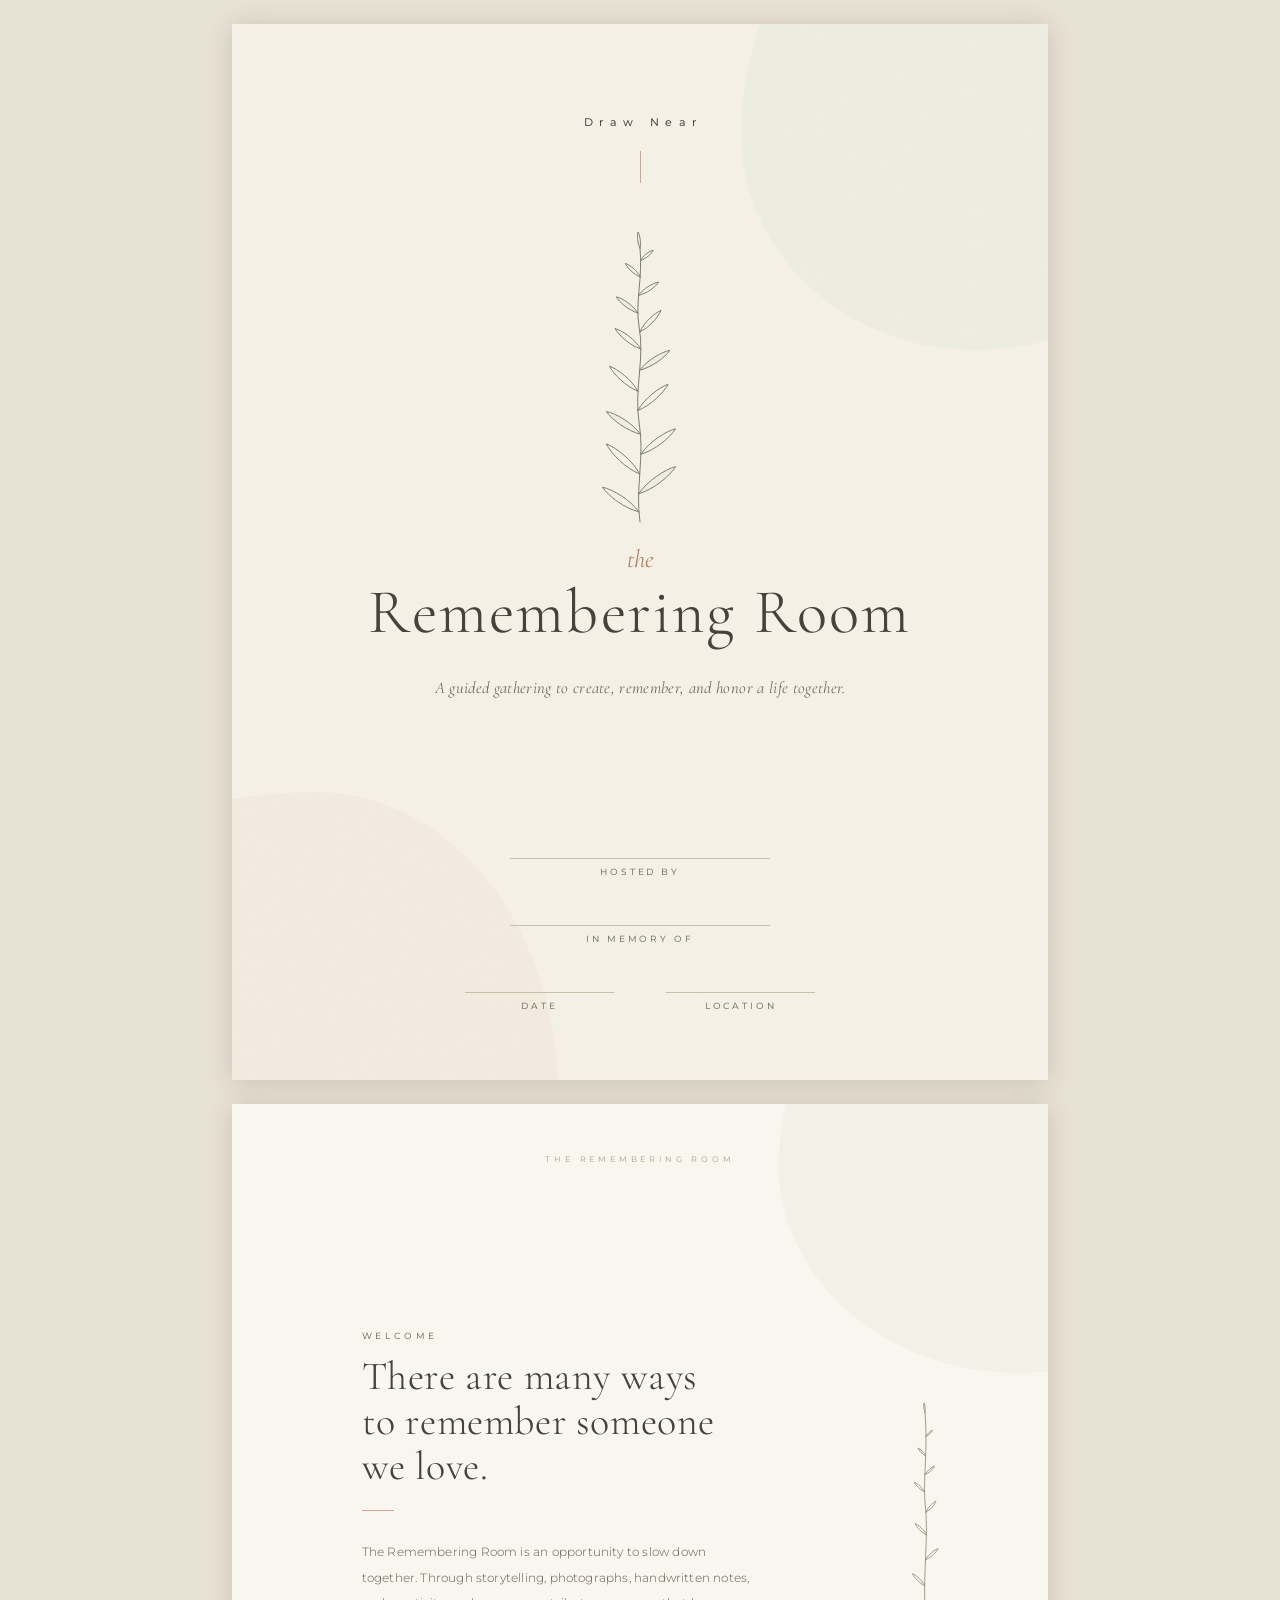
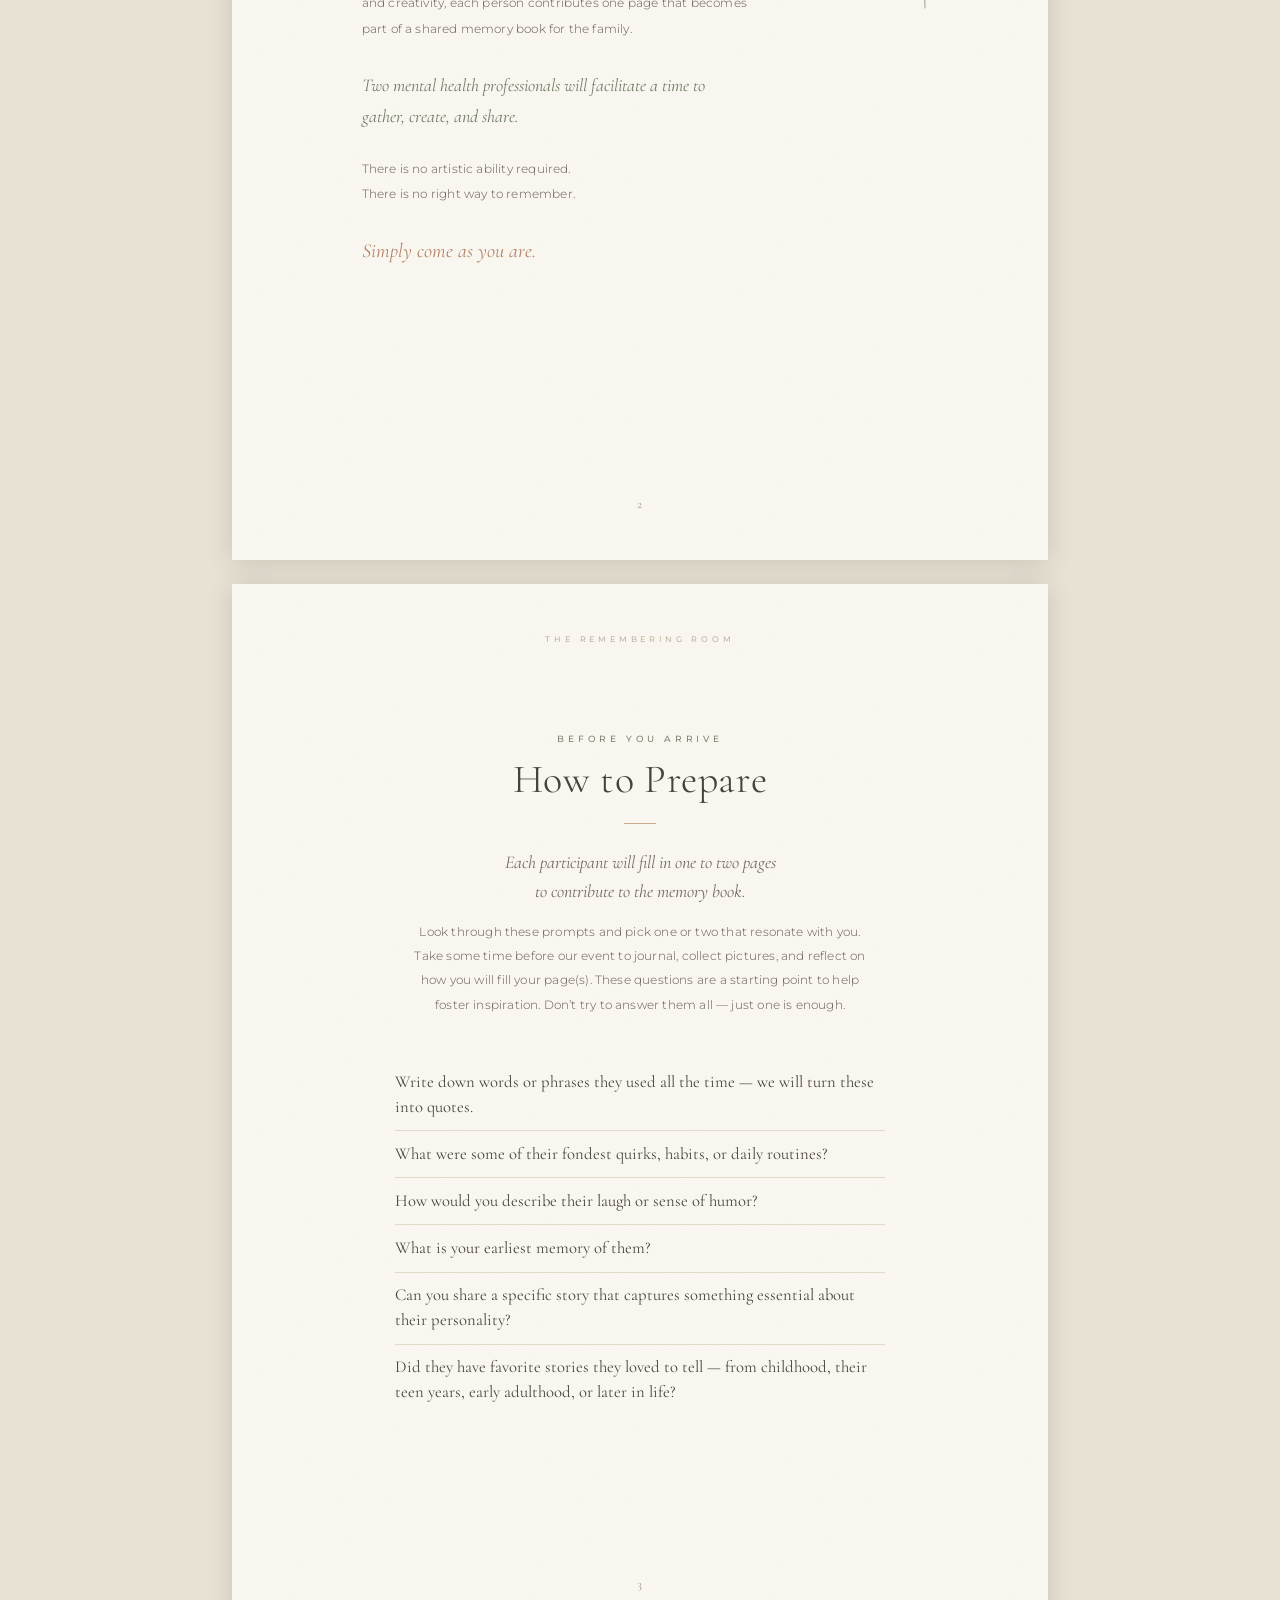
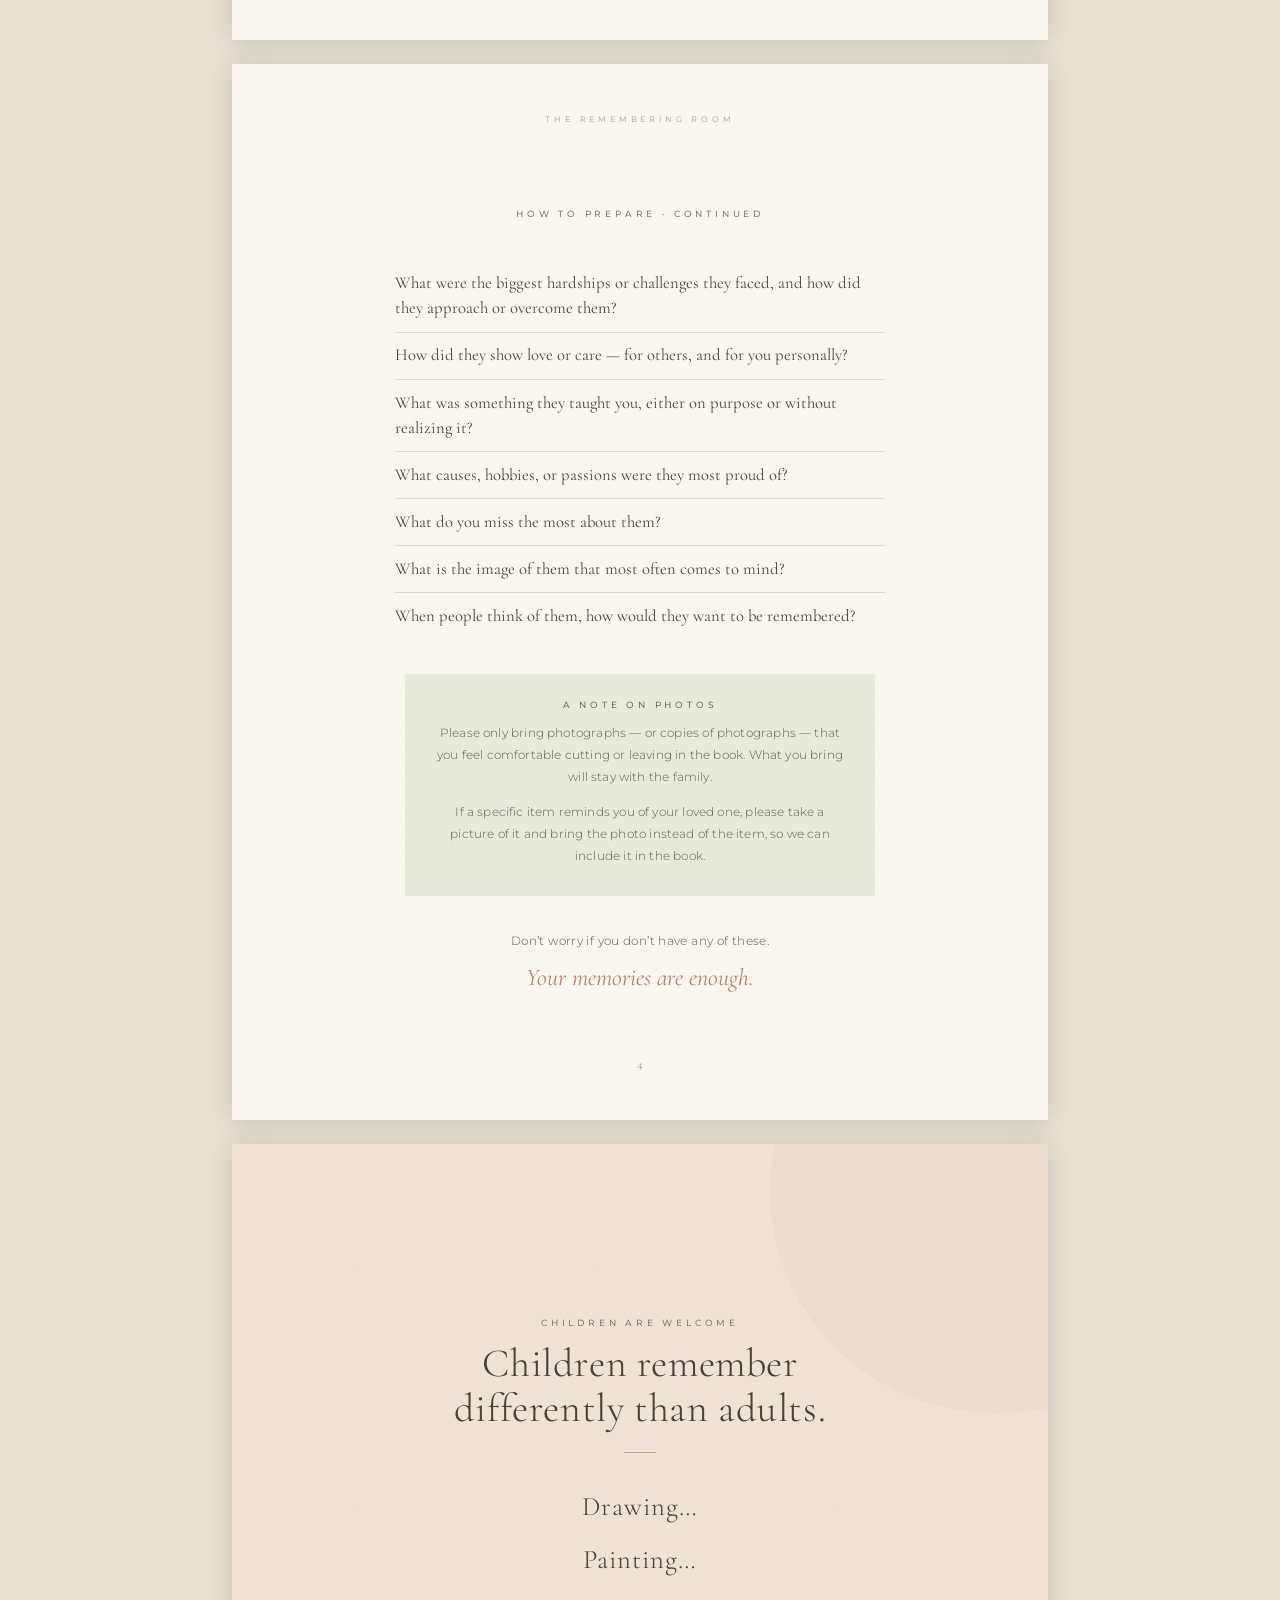
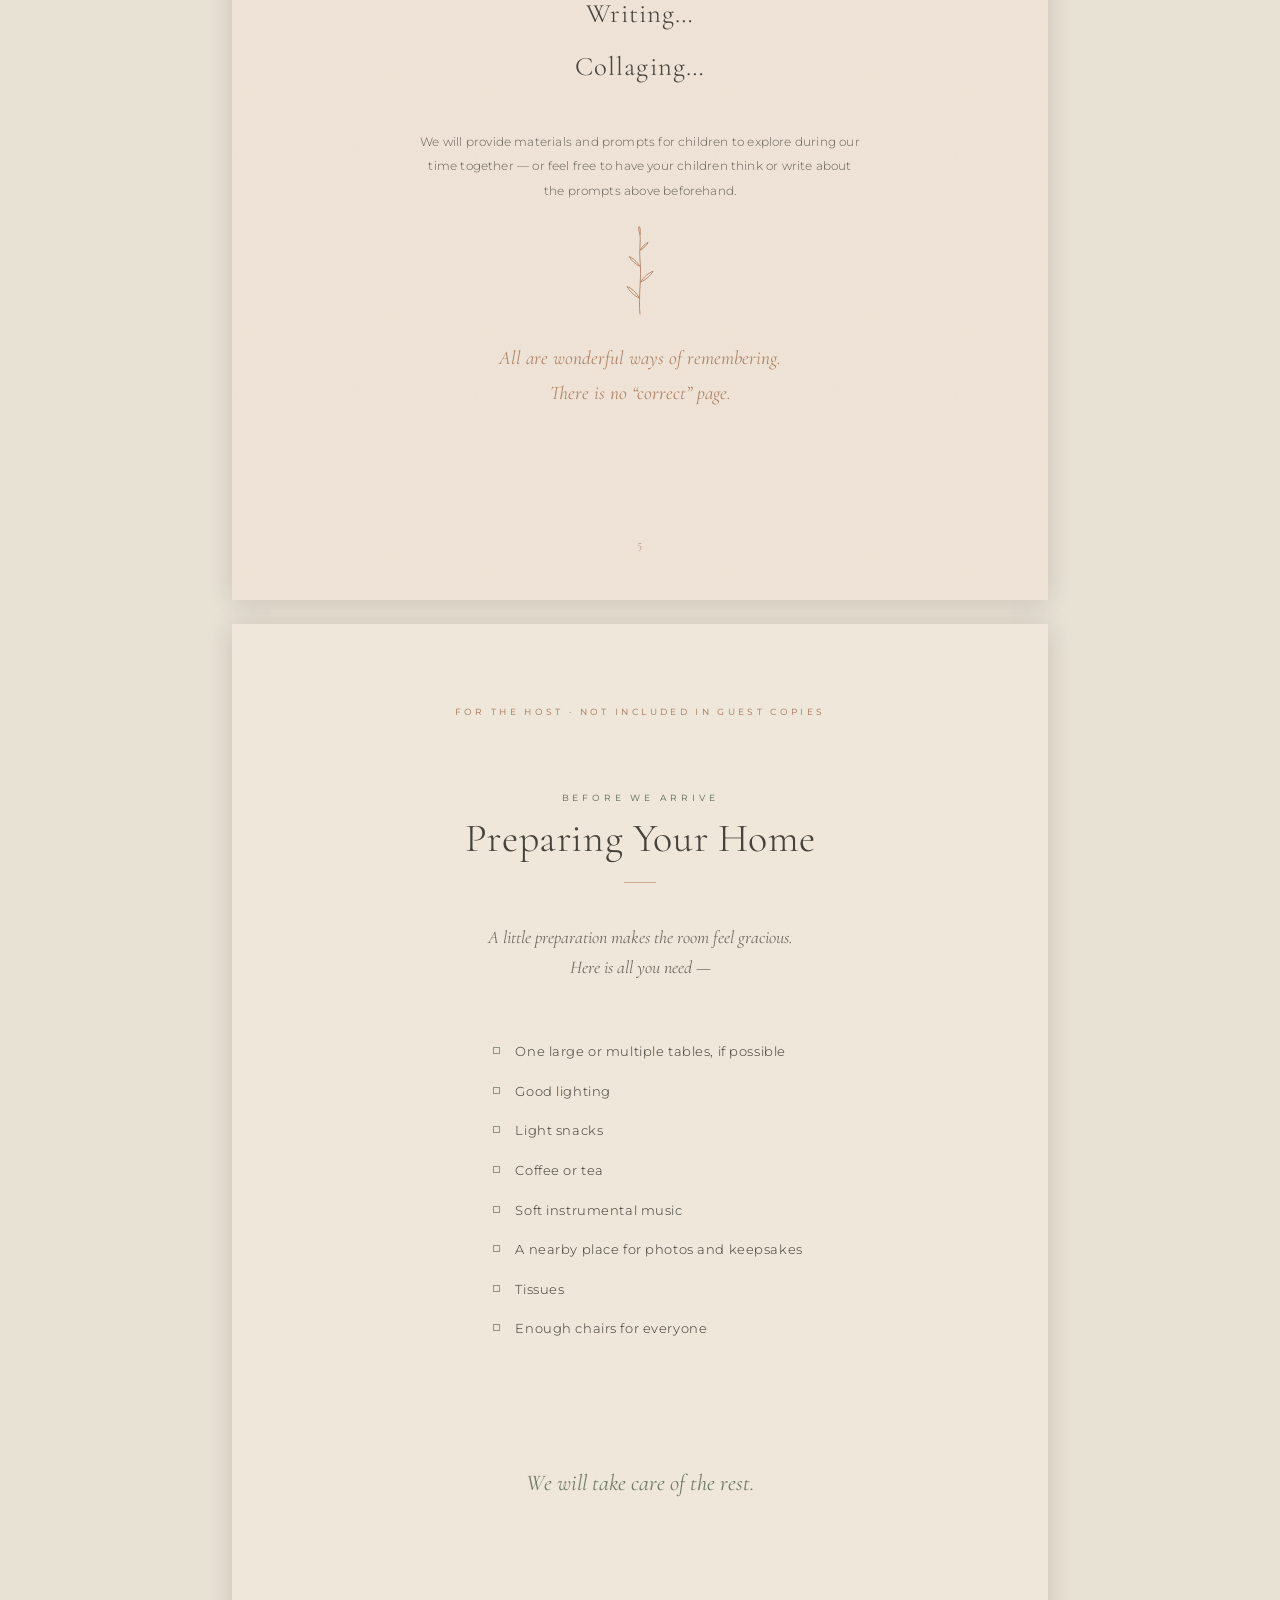
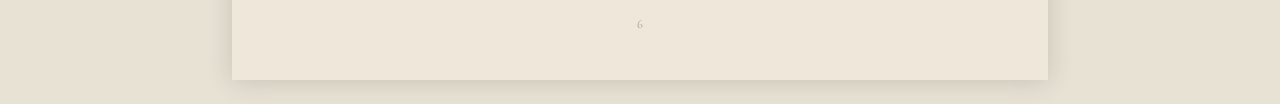
<file: source/guide.html>
<!DOCTYPE html>
<html lang="en">
<head>
<meta charset="UTF-8">
<title>Draw Near — The Remembering Room</title>
<style>
  @font-face {
    font-family: 'Cormorant Garamond';
    src: url('fonts/CG-340.ttf') format('truetype');
    font-weight: 300 359;
    font-style: normal;
  }
  @font-face {
    font-family: 'Cormorant Garamond';
    src: url('fonts/CG-385.ttf') format('truetype');
    font-weight: 360 700;
    font-style: normal;
  }
  @font-face {
    font-family: 'Cormorant Garamond';
    src: url('fonts/CG-It-385.ttf') format('truetype');
    font-weight: 300 700;
    font-style: italic;
  }
  @font-face {
    font-family: 'Montserrat';
    src: url('fonts/MS-330.ttf') format('truetype');
    font-weight: 100 399;
    font-style: normal;
  }
  @font-face {
    font-family: 'Montserrat';
    src: url('fonts/MS-460.ttf') format('truetype');
    font-weight: 400 900;
    font-style: normal;
  }

  :root {
    --cream:      #F6F1E7;
    --ivory:      #FAF7F0;
    --linen:      #EFE8DA;
    --sage:       #8C977E;
    --sage-deep:  #6E7962;
    --sage-wash:  #E7EADC;
    --clay:       #B08265;
    --clay-soft:  #CBA98F;
    --clay-wash:  #EFE3D6;
    --char:       #44413A;
    --char-soft:  #6E695F;
    --hairline:   #C9BFAA;
  }

  * { margin: 0; padding: 0; box-sizing: border-box; }

  html, body { background: #E8E2D5; }

  @page { size: 8.5in 11in; margin: 0; }

  .page {
    width: 8.5in;
    height: 11in;
    position: relative;
    overflow: hidden;
    background: var(--ivory);
    color: var(--char);
    page-break-after: always;
    -webkit-print-color-adjust: exact;
    print-color-adjust: exact;
  }
  @media screen {
    .page { margin: 24px auto; box-shadow: 0 2px 24px rgba(60,52,38,.18); }
  }

  /* paper grain */
  .page::after {
    content: '';
    position: absolute; inset: 0;
    background-image: url("data:image/svg+xml,%3Csvg xmlns='http://www.w3.org/2000/svg' width='240' height='240'%3E%3Cfilter id='n'%3E%3CfeTurbulence type='fractalNoise' baseFrequency='0.85' numOctaves='2' stitchTiles='stitch'/%3E%3CfeColorMatrix type='saturate' values='0'/%3E%3C/filter%3E%3Crect width='240' height='240' filter='url(%23n)' opacity='0.55'/%3E%3C/svg%3E");
    opacity: 0.05;
    pointer-events: none;
  }

  /* ---------- type utilities ---------- */

  .label {
    font-family: 'Montserrat';
    font-weight: 450;
    font-size: 6.8pt;
    letter-spacing: 0.42em;
    text-transform: uppercase;
    color: var(--sage-deep);
  }
  .label--clay { color: var(--clay); }

  .display {
    font-family: 'Cormorant Garamond';
    font-weight: 340;
    color: var(--char);
  }

  h2.display {
    font-size: 30pt;
    line-height: 1.12;
    letter-spacing: 0.015em;
  }

  .serif-line {
    font-family: 'Cormorant Garamond';
    font-weight: 380;
    font-size: 15.5pt;
    line-height: 1.65;
    color: var(--char);
  }

  .serif-it {
    font-family: 'Cormorant Garamond';
    font-style: italic;
    font-weight: 380;
  }

  .body-text {
    font-family: 'Montserrat';
    font-weight: 330;
    font-size: 9.3pt;
    line-height: 2.05;
    letter-spacing: 0.015em;
    color: var(--char-soft);
  }

  .rule-clay {
    width: 0.34in; height: 1px;
    background: var(--clay-soft);
    margin: 0.22in auto;
  }
  .rule-clay--left { margin-left: 0; }

  .folio {
    position: absolute;
    bottom: 0.5in; left: 0; right: 0;
    text-align: center;
    font-family: 'Cormorant Garamond';
    font-weight: 400;
    font-size: 9.5pt;
    letter-spacing: 0.05em;
    color: #A29A88;
  }

  .runner {
    position: absolute;
    top: 0.52in; left: 0; right: 0;
    text-align: center;
    font-family: 'Montserrat';
    font-weight: 430;
    font-size: 6.2pt;
    letter-spacing: 0.46em;
    text-transform: uppercase;
    color: #B3AC97;
  }

  .sq {
    display: inline-block;
    width: 7px; height: 7px;
    border: 0.9px solid var(--sage);
    margin-right: 0.16in;
    position: relative; top: -1px;
    flex: none;
  }

  .blob {
    position: absolute;
    pointer-events: none;
  }

  svg.bot { display: block; }
  svg.bot path, svg.bot ellipse, svg.bot circle {
    fill: none;
    stroke-linecap: round;
    stroke-linejoin: round;
  }

  /* =============== COVER =============== */

  .cover { background: var(--cream); text-align: center; }

  .cover .brand {
    position: absolute; top: 0.95in; left: 0; right: 0;
    font-family: 'Montserrat'; font-weight: 480;
    font-size: 8.5pt; letter-spacing: 0.58em; text-indent: 0.58em;
    color: var(--char);
  }
  .cover .brand-tick {
    position: absolute; top: 1.32in; left: 50%;
    width: 1px; height: 0.34in; background: var(--clay-soft);
  }

  .cover .sprig-wrap {
    position: absolute; top: 2.15in; left: 0; right: 0;
    display: flex; justify-content: center;
  }

  .cover .title-block {
    position: absolute; top: 5.42in; left: 0.9in; right: 0.9in;
  }
  .cover .title-the {
    font-family: 'Cormorant Garamond'; font-style: italic; font-weight: 350;
    font-size: 19pt; color: var(--clay);
    margin-bottom: 0.06in;
  }
  .cover .title-main {
    font-family: 'Cormorant Garamond'; font-weight: 320;
    font-size: 47pt; line-height: 1.05; letter-spacing: 0.035em;
    color: var(--char);
  }
  .cover .tagline {
    margin-top: 0.34in;
    font-family: 'Cormorant Garamond'; font-style: italic; font-weight: 370;
    font-size: 12.5pt; letter-spacing: 0.02em; color: var(--char-soft);
  }

  .cover .fillins {
    position: absolute; bottom: 0.72in; left: 1.5in; right: 1.5in;
  }
  .fill-row { margin-bottom: 0.16in; text-align: center; }
  .fill-row .flabel {
    font-family: 'Montserrat'; font-weight: 450;
    font-size: 6.4pt; letter-spacing: 0.34em; text-transform: uppercase;
    color: var(--sage-deep); display: block; margin-top: 0.085in;
  }
  .fill-line {
    display: block; width: 2.7in; margin: 0 auto;
    border-bottom: 0.8px solid var(--hairline);
    height: 0.35in;
  }
  .fill-duo { display: flex; justify-content: center; gap: 0.55in; }
  .fill-duo .fill-row { margin-bottom: 0; }
  .fill-duo .fill-line { width: 1.55in; }

  /* =============== WELCOME (p2) =============== */

  .welcome-inner {
    position: absolute; top: 2.35in; left: 1.35in; width: 4.55in;
  }
  .welcome-inner h2 { margin: 0.14in 0 0; }
  .welcome .facilitate {
    margin-top: 0.3in;
    font-family: 'Cormorant Garamond'; font-style: italic; font-weight: 380;
    font-size: 13.5pt; line-height: 1.75; color: var(--sage-deep);
    max-width: 4in;
  }
  .welcome .body-text { margin-top: 0.3in; max-width: 4.1in; }
  .welcome .closing {
    margin-top: 0.34in;
    font-family: 'Cormorant Garamond'; font-style: italic;
    font-size: 15pt; color: var(--clay);
  }
  .welcome .margin-stem {
    position: absolute; right: 1.05in; top: 3.1in;
  }

  /* =============== BRING (p3–p4) =============== */

  .bring .head { position: absolute; top: 1.55in; left: 1.2in; right: 1.2in; text-align: center; }
  .bring .intro {
    position: absolute; top: 2.75in; left: 2in; right: 2in; text-align: center;
    font-family: 'Cormorant Garamond'; font-style: italic; font-weight: 370;
    font-size: 13.5pt; line-height: 1.6; color: var(--char-soft);
  }
  .bring .how {
    position: absolute; top: 3.5in; left: 1.9in; right: 1.9in; text-align: center;
    font-family: 'Montserrat'; font-weight: 330;
    font-size: 9.3pt; line-height: 1.95; letter-spacing: 0.015em;
    color: var(--char-soft);
  }
  .prompts {
    position: absolute; left: 1.7in; right: 1.7in;
    list-style: none; text-align: left;
  }
  .prompts li {
    font-family: 'Cormorant Garamond'; font-weight: 380;
    font-size: 12.5pt; line-height: 1.5; color: var(--char);
    padding: 0.11in 0;
    border-bottom: 0.8px solid #E2DAC8;
  }
  .prompts li:last-child { border-bottom: 0; }
  .bring .prompts { top: 4.95in; }

  .bring2 .contlabel {
    position: absolute; top: 1.5in; left: 0; right: 0; text-align: center;
  }
  .bring2 .prompts { top: 2.05in; }
  .bring2 .photo-note {
    position: absolute; top: 6.35in; left: 1.8in; right: 1.8in;
    background: var(--sage-wash);
    padding: 0.26in 0.32in 0.3in;
    text-align: center;
  }
  .bring2 .photo-note .label { color: #5E6952; }
  .bring2 .photo-note p {
    margin-top: 0.13in;
    font-family: 'Montserrat'; font-weight: 330;
    font-size: 9pt; line-height: 1.85; letter-spacing: 0.015em;
    color: var(--char-soft);
  }
  .bring2 .foot {
    position: absolute; top: 9.05in; left: 1.6in; right: 1.6in; text-align: center;
  }
  .bring2 .foot .line1 {
    font-family: 'Montserrat'; font-weight: 330; font-size: 9.3pt;
    letter-spacing: 0.03em; color: var(--char-soft);
  }
  .bring2 .foot .line2 {
    margin-top: 0.16in;
    font-family: 'Cormorant Garamond'; font-style: italic; font-weight: 400;
    font-size: 18pt; color: var(--clay);
  }

  /* =============== CHILDREN (p5) =============== */

  .children { background: var(--clay-wash); text-align: center; }
  .children .head { position: absolute; top: 1.8in; left: 1in; right: 1in; }
  .children .ways {
    position: absolute; top: 3.5in; left: 1in; right: 1in;
    font-family: 'Cormorant Garamond'; font-weight: 350;
    font-size: 20pt; line-height: 2.0; color: var(--char);
    letter-spacing: 0.04em;
  }
  .children .provide {
    position: absolute; top: 6.1in; left: 1.95in; right: 1.95in;
    font-family: 'Montserrat'; font-weight: 330;
    font-size: 9.3pt; line-height: 2; letter-spacing: 0.015em;
    color: var(--char-soft);
  }
  .children .foot {
    position: absolute; top: 8.3in; left: 1.5in; right: 1.5in;
    font-family: 'Cormorant Garamond'; font-weight: 380; font-style: italic;
    font-size: 14.5pt; line-height: 1.8; color: var(--clay);
  }
  .children .flower-wrap {
    position: absolute; top: 7.1in; left: 0; right: 0;
    display: flex; justify-content: center;
  }
  .children .folio { color: #B49A83; }

  /* =============== HOST (p6) =============== */

  .host { background: var(--linen); }
  .host .toplabel {
    position: absolute; top: 0.85in; left: 0; right: 0; text-align: center;
    font-family: 'Montserrat'; font-weight: 450; font-size: 6.6pt;
    letter-spacing: 0.38em; text-transform: uppercase; color: var(--clay);
  }
  .host .head { position: absolute; top: 1.75in; left: 1in; right: 1in; text-align: center; }
  .host .intro {
    position: absolute; top: 3.1in; left: 2in; right: 2in; text-align: center;
    font-family: 'Cormorant Garamond'; font-style: italic; font-weight: 370;
    font-size: 13.5pt; line-height: 1.7; color: var(--char-soft);
  }
  .host ul {
    position: absolute; top: 4.25in; left: 2.72in; width: 3.4in;
    list-style: none;
  }
  .host li {
    display: flex; align-items: center;
    font-family: 'Montserrat'; font-weight: 340;
    font-size: 9.5pt; letter-spacing: 0.045em; color: var(--char);
    padding: 0.128in 0;
  }
  .host .foot {
    position: absolute; top: 8.8in; left: 1.6in; right: 1.6in; text-align: center;
    font-family: 'Cormorant Garamond'; font-style: italic; font-weight: 400;
    font-size: 17pt; color: var(--sage-deep);
  }
  .host .folio { color: #A79C85; }
</style>
</head>
<body>

<!-- ============ PAGE 1 · COVER ============ -->
<section class="page cover">
  <div class="blob" style="top:-1.6in; right:-2.2in; width:5.4in; height:5in; background:var(--sage-wash); opacity:.5; border-radius: 42% 58% 55% 45% / 55% 42% 58% 45%;"></div>
  <div class="blob" style="bottom:-2.4in; left:-2.6in; width:6in; height:5.4in; background:var(--clay-wash); opacity:.45; border-radius: 58% 42% 45% 55% / 45% 58% 42% 55%;"></div>

  <div class="brand">Draw&nbsp;Near</div>
  <div class="brand-tick"></div>

  <div class="sprig-wrap">
    <svg class="bot" width="170" height="300" viewBox="0 0 170 300" style="stroke:#76816A; stroke-width:1;">
      <path d="M85.0 292.0 C 80.0 258.0, 90.0 226.0, 84.0 192.0 C 79.0 160.0, 90.0 128.0, 84.0 96.0 C 80.0 72.0, 88.0 48.0, 85.0 18.0"/>
      <path d="M83.9 281.9 C 75.2 269.7, 57.7 259.4, 47.5 257.2 C 53.3 265.9, 69.3 278.3, 83.9 281.9 Z"/>
      <path d="M83.6 263.8 C 98.7 259.5, 115.0 245.8, 120.7 236.6 C 110.2 239.3, 92.3 250.8, 83.6 263.8 Z" style="fill:#8C977E; fill-opacity:.06;"/>
      <path d="M84.7 244.0 C 77.6 230.4, 61.3 217.6, 51.3 213.9 C 56.0 223.5, 70.5 238.3, 84.7 244.0 Z"/>
      <path d="M85.9 224.2 C 100.0 220.2, 115.2 207.5, 120.6 198.8 C 110.7 201.3, 94.0 211.9, 85.9 224.2 Z"/>
      <path d="M85.5 204.2 C 77.3 192.8, 60.9 183.4, 51.4 181.5 C 56.8 189.5, 71.9 201.0, 85.5 204.2 Z" style="fill:#8C977E; fill-opacity:.06;"/>
      <path d="M82.8 180.5 C 95.6 175.6, 108.7 162.7, 113.1 154.3 C 104.1 157.4, 89.4 168.5, 82.8 180.5 Z"/>
      <path d="M83.0 161.3 C 76.9 149.9, 63.0 139.2, 54.5 136.2 C 58.5 144.2, 70.9 156.6, 83.0 161.3 Z"/>
      <path d="M84.7 140.2 C 96.7 137.4, 110.0 127.5, 114.8 120.4 C 106.4 122.1, 92.0 130.2, 84.7 140.2 Z" style="fill:#8C977E; fill-opacity:.06;"/>
      <path d="M85.8 119.0 C 80.1 109.3, 67.6 100.7, 60.0 98.5 C 63.8 105.4, 75.1 115.6, 85.8 119.0 Z"/>
      <path d="M84.9 101.8 C 94.3 97.5, 103.3 87.1, 106.0 80.4 C 99.4 83.2, 89.0 92.3, 84.9 101.8 Z"/>
      <path d="M82.9 83.0 C 78.0 75.1, 67.6 68.3, 61.3 66.8 C 64.5 72.4, 73.9 80.5, 82.9 83.0 Z" style="fill:#8C977E; fill-opacity:.06;"/>
      <path d="M83.6 65.3 C 91.7 63.7, 100.5 57.0, 103.6 52.1 C 98.0 53.1, 88.3 58.5, 83.6 65.3 Z"/>
      <path d="M85.1 46.8 C 82.2 40.5, 74.9 34.8, 70.3 33.4 C 72.2 37.8, 78.6 44.5, 85.1 46.8 Z"/>
      <path d="M85.7 30.3 C 91.1 28.9, 96.5 23.8, 98.2 20.2 C 94.3 21.1, 88.2 25.3, 85.7 30.3 Z"/>
      <path d="M85.0 18.0 C 86.3 12.6, 84.9 5.3, 83.0 2.0 C 82.0 5.7, 82.4 13.1, 85.0 18.0 Z"/>
    </svg>
  </div>

  <div class="title-block">
    <div class="title-the">the</div>
    <div class="title-main">Remembering Room</div>
    <div class="tagline">A guided gathering to create, remember, and honor a life together.</div>
  </div>

  <div class="fillins">
    <div class="fill-row">
      <span class="fill-line"></span>
      <span class="flabel">Hosted by</span>
    </div>
    <div class="fill-row">
      <span class="fill-line"></span>
      <span class="flabel">In memory of</span>
    </div>
    <div class="fill-duo">
      <div class="fill-row">
        <span class="fill-line"></span>
        <span class="flabel">Date</span>
      </div>
      <div class="fill-row">
        <span class="fill-line"></span>
        <span class="flabel">Location</span>
      </div>
    </div>
  </div>
</section>

<!-- ============ PAGE 2 · WELCOME ============ -->
<section class="page welcome">
  <div class="blob" style="top:-2in; right:-2.4in; width:5.2in; height:4.8in; background:var(--sage-wash); opacity:.42; border-radius: 45% 55% 52% 48% / 55% 45% 55% 45%;"></div>
  <div class="runner">The Remembering Room</div>

  <div class="welcome-inner">
    <div class="label">Welcome</div>
    <h2 class="display">There are many ways<br>to remember someone we&nbsp;love.</h2>
    <div class="rule-clay rule-clay--left"></div>

    <p class="body-text">
      The Remembering Room is an opportunity to slow down together.
      Through storytelling, photographs, handwritten notes, and creativity,
      each person contributes one page that becomes part of a shared
      memory book for the family.
    </p>

    <p class="facilitate">
      Two mental health professionals will facilitate a time
      to gather, create, and share.
    </p>

    <p class="body-text" style="margin-top:0.24in;">
      There is no artistic ability required.<br>
      There is no right way to remember.
    </p>

    <div class="closing">Simply come as you are.</div>
  </div>

  <div class="margin-stem">
    <svg class="bot" width="44" height="210" viewBox="0 0 44 210" style="stroke:#8C977E; stroke-width:0.9;">
      <path d="M22.0 206.0 C 20.0 168.0, 26.0 134.0, 22.0 100.0 C 20.0 76.0, 25.0 50.0, 22.0 10.0"/>
      <path d="M21.6 183.6 C 19.2 178.4, 13.3 173.2, 9.5 171.7 C 11.1 175.4, 16.3 181.2, 21.6 183.6 Z"/>
      <path d="M22.5 157.8 C 27.9 155.7, 33.4 150.2, 35.2 146.6 C 31.4 147.9, 25.2 152.7, 22.5 157.8 Z"/>
      <path d="M23.4 132.8 C 21.1 127.8, 15.5 122.9, 12.0 121.5 C 13.5 125.0, 18.4 130.5, 23.4 132.8 Z"/>
      <path d="M22.9 110.2 C 27.5 107.9, 31.8 102.5, 33.0 99.1 C 29.8 100.6, 24.8 105.4, 22.9 110.2 Z"/>
      <path d="M21.5 89.8 C 19.4 85.5, 14.4 81.4, 11.3 80.2 C 12.7 83.2, 17.1 87.9, 21.5 89.8 Z"/>
      <path d="M21.9 72.7 C 26.0 71.2, 30.2 66.9, 31.6 64.1 C 28.6 65.1, 23.9 68.8, 21.9 72.7 Z"/>
      <path d="M22.7 53.9 C 21.2 50.4, 17.5 47.0, 15.0 46.0 C 15.9 48.4, 19.2 52.3, 22.7 53.9 Z"/>
      <path d="M23.0 34.5 C 25.9 33.3, 28.6 30.2, 29.4 28.2 C 27.4 28.9, 24.2 31.6, 23.0 34.5 Z"/>
      <path d="M22.0 10.0 C 22.7 7.0, 22.0 2.9, 21.0 1.0 C 20.5 3.1, 20.7 7.2, 22.0 10.0 Z"/>
    </svg>
  </div>

  <div class="folio">2</div>
</section>

<!-- ============ PAGE 3 · WHAT TO BRING ============ -->
<section class="page bring">
  <div class="runner">The Remembering Room</div>

  <div class="head">
    <div class="label">Before you arrive</div>
    <h2 class="display" style="margin-top:0.14in;">How to Prepare</h2>
    <div class="rule-clay"></div>
  </div>

  <div class="intro">Each participant will fill in one to two pages<br>to contribute to the memory book.</div>

  <div class="how">
    Look through these prompts and pick one or two that resonate
    with you. Take some time before our event to journal, collect
    pictures, and reflect on how you will fill your page(s).
    These questions are a starting point to help foster inspiration.
    Don’t try to answer them all — just one is enough.
  </div>

  <ol class="prompts">
    <li>Write down words or phrases they used all the time — we will turn these into quotes.</li>
    <li>What were some of their fondest quirks, habits, or daily routines?</li>
    <li>How would you describe their laugh or sense of humor?</li>
    <li>What is your earliest memory of them?</li>
    <li>Can you share a specific story that captures something essential about their personality?</li>
    <li>Did they have favorite stories they loved to tell — from childhood, their teen years, early adulthood, or later in life?</li>
  </ol>

  <div class="folio">3</div>
</section>

<!-- ============ PAGE 4 · HOW TO PREPARE, CONTINUED ============ -->
<section class="page bring2">
  <div class="runner">The Remembering Room</div>

  <div class="contlabel">
    <div class="label">How to prepare &middot; continued</div>
  </div>

  <ol class="prompts">
    <li>What were the biggest hardships or challenges they faced, and how did they approach or overcome them?</li>
    <li>How did they show love or care — for others, and for you personally?</li>
    <li>What was something they taught you, either on purpose or without realizing it?</li>
    <li>What causes, hobbies, or passions were they most proud of?</li>
    <li>What do you miss the most about them?</li>
    <li>What is the image of them that most often comes to mind?</li>
    <li>When people think of them, how would they want to be remembered?</li>
  </ol>

  <div class="photo-note">
    <div class="label">A note on photos</div>
    <p>
      Please only bring photographs — or copies of photographs —
      that you feel comfortable cutting or leaving in the book.
      What you bring will stay with the family.
    </p>
    <p>
      If a specific item reminds you of your loved one, please take
      a picture of it and bring the photo instead of the item, so we
      can include it in the book.
    </p>
  </div>

  <div class="foot">
    <div class="line1">Don’t worry if you don’t have any of these.</div>
    <div class="line2">Your memories are enough.</div>
  </div>

  <div class="folio">4</div>
</section>

<!-- ============ PAGE 5 · FOR CHILDREN ============ -->
<section class="page children">
  <div class="blob" style="top:-2in; right:-2.3in; width:5.2in; height:4.8in; background:#E9D9C8; opacity:.5; border-radius: 48% 52% 55% 45% / 52% 48% 52% 48%;"></div>

  <div class="head">
    <div class="label">Children are welcome</div>
    <h2 class="display" style="margin-top:0.14in;">Children remember<br>differently than adults.</h2>
    <div class="rule-clay"></div>
  </div>

  <div class="ways">
    Drawing…<br>
    Painting…<br>
    Writing…<br>
    Collaging…
  </div>

  <div class="provide">
    We will provide materials and prompts for children to explore
    during our time together — or feel free to have your children
    think or write about the prompts above beforehand.
  </div>

  <div class="flower-wrap">
    <svg class="bot" width="60" height="90" viewBox="0 0 60 90" style="stroke:#B08265; stroke-width:0.9;">
      <path d="M30 88 C 28 70, 32 52, 30 34 C 29 24, 31 16, 30 8"/>
      <path d="M29.3 72 C 26.5 66.5, 21 61.8, 17.2 60.6 C 18.9 64.4, 24.1 70, 29.3 72 Z"/>
      <path d="M30.6 56 C 36 54, 41.3 48.8, 43 45.3 C 39.2 46.5, 33.3 51.2, 30.6 56 Z"/>
      <path d="M29.5 40 C 27 35.5, 22.4 31.6, 19.3 30.7 C 20.7 33.7, 25.1 38.2, 29.5 40 Z"/>
      <path d="M30.4 24 C 33.8 22.4, 37 19, 38 16.5 C 35.3 17.4, 31.9 20.6, 30.4 24 Z"/>
      <path d="M30 8 C 30.9 4.8, 30.1 1.6, 29.1 0.4 C 28.4 2.5, 28.7 5.6, 30 8 Z"/>
    </svg>
  </div>

  <div class="foot">
    All are wonderful ways of remembering.<br>
    There is no “correct” page.
  </div>

  <div class="folio">5</div>
</section>

<!-- ============ PAGE 6 · FOR THE HOST ============ -->
<section class="page host">
  <div class="toplabel">For the host · Not included in guest copies</div>

  <div class="head">
    <div class="label">Before we arrive</div>
    <h2 class="display" style="margin-top:0.14in;">Preparing Your Home</h2>
    <div class="rule-clay"></div>
  </div>

  <div class="intro">A little preparation makes the room feel gracious.<br>Here is all you need —</div>

  <ul>
    <li><span class="sq"></span>One large or multiple tables, if possible</li>
    <li><span class="sq"></span>Good lighting</li>
    <li><span class="sq"></span>Light snacks</li>
    <li><span class="sq"></span>Coffee or tea</li>
    <li><span class="sq"></span>Soft instrumental music</li>
    <li><span class="sq"></span>A nearby place for photos and keepsakes</li>
    <li><span class="sq"></span>Tissues</li>
    <li><span class="sq"></span>Enough chairs for everyone</li>
  </ul>

  <div class="foot">We will take care of the rest.</div>

  <div class="folio">6</div>
</section>

</body>
</html>
</file>
<file: styles.css>
/* ================================================================
   Draw Near — The Remembering Room
   Linen Hours: an aesthetic of held breath.
   ================================================================ */

@font-face {
  font-family: 'Cormorant Garamond';
  src: url('fonts/CG-340.woff2') format('woff2');
  font-weight: 300 359;
  font-style: normal;
  font-display: swap;
}
@font-face {
  font-family: 'Cormorant Garamond';
  src: url('fonts/CG-385.woff2') format('woff2');
  font-weight: 360 700;
  font-style: normal;
  font-display: swap;
}
@font-face {
  font-family: 'Cormorant Garamond';
  src: url('fonts/CG-It-385.woff2') format('woff2');
  font-weight: 300 700;
  font-style: italic;
  font-display: swap;
}
@font-face {
  font-family: 'Montserrat';
  src: url('fonts/MS-330.woff2') format('woff2');
  font-weight: 100 399;
  font-style: normal;
  font-display: swap;
}
@font-face {
  font-family: 'Montserrat';
  src: url('fonts/MS-460.woff2') format('woff2');
  font-weight: 400 900;
  font-style: normal;
  font-display: swap;
}

:root {
  --cream:      #F6F1E7;
  --ivory:      #FAF7F0;
  --linen:      #EFE8DA;
  --sage:       #8C977E;
  --sage-deep:  #6E7962;
  --sage-wash:  #E7EADC;
  --clay:       #B08265;
  --clay-soft:  #CBA98F;
  --clay-wash:  #EFE3D6;
  --char:       #44413A;
  --char-soft:  #6E695F;
  --hairline:   #C9BFAA;

  --serif: 'Cormorant Garamond', 'Iowan Old Style', Georgia, serif;
  --sans:  'Montserrat', 'Avenir Next', 'Helvetica Neue', sans-serif;

  --measure: 36rem;
  --pause: clamp(7rem, 16vh, 12rem);
}

* { margin: 0; padding: 0; box-sizing: border-box; }

html {
  scroll-behavior: smooth;
  -webkit-text-size-adjust: 100%;
}

body {
  background: var(--ivory);
  color: var(--char);
  font-family: var(--sans);
  font-weight: 330;
  overflow-x: hidden;
  text-rendering: optimizeLegibility;
  -webkit-font-smoothing: antialiased;
}

::selection { background: var(--sage-wash); color: var(--char); }

/* paper grain over everything, like stock the ink sits in */
.grain {
  position: fixed;
  inset: 0;
  z-index: 40;
  pointer-events: none;
  background-image: url("data:image/svg+xml,%3Csvg xmlns='http://www.w3.org/2000/svg' width='240' height='240'%3E%3Cfilter id='n'%3E%3CfeTurbulence type='fractalNoise' baseFrequency='0.85' numOctaves='2' stitchTiles='stitch'/%3E%3CfeColorMatrix type='saturate' values='0'/%3E%3C/filter%3E%3Crect width='240' height='240' filter='url(%23n)' opacity='0.55'/%3E%3C/svg%3E");
  opacity: 0.05;
}

/* ---------------- type voices ---------------- */

.label {
  font-family: var(--sans);
  font-weight: 450;
  font-size: 0.66rem;
  letter-spacing: 0.42em;
  text-indent: 0.42em; /* balances tracking when centered */
  text-transform: uppercase;
  color: var(--sage-deep);
}

.display {
  font-family: var(--serif);
  font-weight: 340;
  font-size: clamp(2rem, 1.3rem + 3.2vw, 3.35rem);
  line-height: 1.16;
  letter-spacing: 0.015em;
  color: var(--char);
  margin-top: 1.1rem;
}

.intro {
  font-family: var(--serif);
  font-style: italic;
  font-weight: 370;
  font-size: clamp(1.1rem, 1rem + 0.5vw, 1.3rem);
  line-height: 1.7;
  color: var(--char-soft);
}

.serif-lines {
  font-family: var(--serif);
  font-weight: 370;
  font-size: clamp(1.2rem, 1.05rem + 0.8vw, 1.5rem);
  line-height: 2.1;
  color: var(--char);
}

.body-text {
  font-family: var(--sans);
  font-weight: 330;
  font-size: 0.93rem;
  line-height: 2.05;
  letter-spacing: 0.015em;
  color: var(--char-soft);
}

em, i { font-family: var(--serif); font-style: italic; }

.rule {
  width: 2.1rem;
  height: 1px;
  background: var(--clay-soft);
  border: 0;
  margin: 1.6rem auto 0;
}
.rule--left { margin-left: 0; }

.sq {
  display: inline-block;
  width: 7px;
  height: 7px;
  border: 1px solid var(--sage);
  margin-right: 0.9rem;
  margin-top: 0.55em; /* sits on the first line when the item wraps */
  flex: none;
}

/* ---------------- header & menu ---------------- */

.site-head {
  position: fixed;
  top: 0; left: 0; right: 0;
  z-index: 50;
  display: flex;
  align-items: center;
  justify-content: space-between;
  gap: 1.2rem;
  padding: 1rem 1.5rem;
  border-bottom: 1px solid transparent;
  transition: background-color 0.6s ease, border-color 0.6s ease;
}
body.scrolled .site-head,
body.menu-open .site-head {
  background: color-mix(in srgb, var(--cream) 90%, transparent);
  -webkit-backdrop-filter: blur(10px);
  backdrop-filter: blur(10px);
  border-bottom-color: color-mix(in srgb, var(--hairline) 55%, transparent);
}
body.menu-open .site-head { background: var(--cream); }

/* the wordmark waits until the cover is left behind — the cover already says it */
.site-head .brand-link {
  font-family: var(--sans);
  font-weight: 480;
  font-size: 0.62rem;
  letter-spacing: 0.58em;
  text-transform: uppercase;
  color: var(--char);
  text-decoration: none;
  opacity: 0;
  pointer-events: none;
  transition: opacity 0.7s ease;
}
body.scrolled .site-head .brand-link,
body.menu-open .site-head .brand-link {
  opacity: 1;
  pointer-events: auto;
}

.site-nav {
  display: flex;
  gap: 1.9rem;
}
.site-nav a {
  font-family: var(--sans);
  font-weight: 450;
  font-size: 0.6rem;
  letter-spacing: 0.26em;
  text-transform: uppercase;
  color: var(--char-soft);
  text-decoration: none;
  transition: color 0.4s ease;
}
.site-nav a:hover { color: var(--clay); }

.menu-toggle {
  display: none;
  font-family: var(--sans);
  font-weight: 450;
  font-size: 0.62rem;
  letter-spacing: 0.3em;
  text-indent: 0.3em;
  text-transform: uppercase;
  color: var(--char);
  background: none;
  border: 0;
  padding: 0.4rem 0;
  cursor: pointer;
}

@media (max-width: 52rem) {
  .menu-toggle { display: block; }

  .site-nav {
    position: absolute;
    top: 100%; left: 0; right: 0;
    flex-direction: column;
    gap: 0;
    text-align: center;
    padding: 0.4rem 0 1.2rem;
    background: var(--cream);
    border-bottom: 1px solid color-mix(in srgb, var(--hairline) 55%, transparent);
    opacity: 0;
    visibility: hidden;
    transform: translateY(-6px);
    transition: opacity 0.45s ease, transform 0.45s ease, visibility 0s linear 0.45s;
  }
  body.menu-open .site-nav {
    opacity: 1;
    visibility: visible;
    transform: none;
    transition: opacity 0.45s ease, transform 0.45s ease;
  }
  .site-nav a { padding: 0.85rem 1rem; }
}

/* ---------------- sections ---------------- */

section {
  position: relative;
  overflow: hidden;
  padding: var(--pause) 1.5rem;
  scroll-margin-top: 3.4rem; /* menu links land clear of the fixed header */
}

.inner {
  position: relative;
  max-width: var(--measure);
  margin: 0 auto;
  text-align: center;
}

.blob {
  position: absolute;
  pointer-events: none;
}

svg.bot { display: block; }
svg.bot path {
  fill: none;
  stroke-linecap: round;
  stroke-linejoin: round;
}

/* immersion pages breathe a full window; rest pages sit lighter */
.plate {
  min-height: 92svh;
  display: flex;
  align-items: center;
  justify-content: center;
}

/* ---------------- hero ---------------- */

.hero {
  background: var(--cream);
  min-height: 100svh;
  display: flex;
  flex-direction: column;
  align-items: center;
  justify-content: center;
  text-align: center;
  padding: 5.5rem 1.5rem 6.5rem;
}

.hero .brand {
  font-family: var(--sans);
  font-weight: 480;
  font-size: 0.72rem;
  letter-spacing: 0.58em;
  text-indent: 0.58em;
  text-transform: uppercase;
  color: var(--char);
}

.hero .brand-tick {
  width: 1px;
  height: 2.1rem;
  background: var(--clay-soft);
  margin: 1.3rem auto 2.6rem;
}

.hero .sprig svg { margin: 0 auto; height: clamp(170px, 26vh, 250px); width: auto; }

.hero .title-the {
  font-family: var(--serif);
  font-style: italic;
  font-weight: 350;
  font-size: clamp(1.35rem, 1.1rem + 1.2vw, 1.8rem);
  color: var(--clay);
  margin-top: 2.8rem;
}

.hero h1 {
  font-family: var(--serif);
  font-weight: 320;
  font-size: clamp(2.7rem, 1.6rem + 6vw, 4.9rem);
  line-height: 1.06;
  letter-spacing: 0.035em;
  color: var(--char);
  margin-top: 0.4rem;
}

.hero .tagline {
  font-family: var(--serif);
  font-style: italic;
  font-weight: 370;
  font-size: clamp(1.05rem, 0.95rem + 0.6vw, 1.3rem);
  letter-spacing: 0.02em;
  color: var(--char-soft);
  margin-top: 1.9rem;
  max-width: 26rem;
}

.scroll-cue {
  position: absolute;
  bottom: 2.2rem;
  left: 50%;
  width: 1px;
  height: 3.2rem;
  background: var(--hairline);
  overflow: hidden;
}
.scroll-cue::after {
  content: '';
  position: absolute;
  left: 0; top: -100%;
  width: 100%; height: 100%;
  background: var(--sage-deep);
  animation: cue 3.4s ease-in-out infinite;
}
@keyframes cue {
  0%   { top: -100%; }
  55%  { top: 100%; }
  100% { top: 100%; }
}

/* entrance for hero on load */
.hero .rise {
  opacity: 0;
  transform: translateY(18px);
  animation: rise 1.6s cubic-bezier(.22,.6,.24,1) forwards;
  animation-delay: var(--d, 0ms);
}
@keyframes rise {
  to { opacity: 1; transform: none; }
}

/* ---------------- welcome ---------------- */

.welcome .inner { text-align: left; max-width: 33rem; }

.welcome .lead {
  font-family: var(--serif);
  font-style: italic;
  font-weight: 370;
  font-size: clamp(1.25rem, 1.05rem + 1vw, 1.6rem);
  line-height: 1.65;
  margin-top: 2.6rem;
}

.welcome .body-text { max-width: 30rem; }

.welcome .facilitate {
  font-family: var(--serif);
  font-style: italic;
  font-weight: 380;
  font-size: clamp(1.1rem, 1rem + 0.6vw, 1.35rem);
  line-height: 1.8;
  color: var(--sage-deep);
  margin-top: 2rem;
  max-width: 28rem;
}

.welcome .closing {
  font-family: var(--serif);
  font-style: italic;
  font-size: clamp(1.2rem, 1.05rem + 0.8vw, 1.45rem);
  color: var(--clay);
  margin-top: 2.4rem;
}

.welcome .margin-stem {
  position: absolute;
  right: 4vw;
  top: 50%;
  transform: translateY(-50%);
}
@media (max-width: 64rem) { .welcome .margin-stem { display: none; } }

/* ---------------- bring ---------------- */

/* a crisp change of paper stock: deep sage at the top edge, easing back to ivory below */
.bring {
  background: linear-gradient(
    to bottom,
    color-mix(in srgb, var(--sage) 35%, var(--sage-wash)),
    var(--sage-wash) 40%,
    var(--ivory) 78%
  );
}

.bring .how {
  margin: 1.8rem auto 0;
  max-width: 29rem;
  font-family: var(--sans);
  font-weight: 330;
  font-size: 0.93rem;
  line-height: 2.05;
  letter-spacing: 0.015em;
  color: var(--char-soft);
}

.bring .prompts {
  list-style: none;
  margin: 3rem auto 0;
  max-width: 32rem;
  text-align: left;
}
.bring .prompts li {
  font-family: var(--serif);
  font-weight: 380;
  font-size: clamp(1.08rem, 0.98rem + 0.5vw, 1.3rem);
  line-height: 1.65;
  padding: 1.05rem 0;
  border-bottom: 1px solid color-mix(in srgb, var(--hairline) 45%, transparent);
}
.bring .prompts li:last-child { border-bottom: 0; }

.bring .photo-note {
  margin: 3.4rem auto 0;
  max-width: 29rem;
  padding: 2rem 1.8rem 2.2rem;
  background: var(--sage-wash);
}
.bring .photo-note p {
  font-family: var(--sans);
  font-weight: 330;
  font-size: 0.92rem;
  line-height: 2;
  letter-spacing: 0.015em;
  color: var(--char-soft);
  margin-top: 1.3rem;
}

.bring .foot { margin-top: 3.4rem; }
.bring .foot .line1 {
  font-family: var(--sans);
  font-weight: 330;
  font-size: 0.92rem;
  letter-spacing: 0.03em;
  color: var(--char-soft);
}
.bring .foot .line2 {
  margin-top: 0.9rem;
  font-family: var(--serif);
  font-style: italic;
  font-weight: 400;
  font-size: clamp(1.5rem, 1.2rem + 1.4vw, 2rem);
  color: var(--clay);
}

/* ---------------- children (clay plate) ---------------- */

.children { background: var(--clay-wash); }

.children .ways {
  font-family: var(--serif);
  font-weight: 350;
  font-size: clamp(1.45rem, 1.15rem + 1.5vw, 2rem);
  line-height: 2;
  letter-spacing: 0.04em;
  margin-top: 2.6rem;
}

.children .provide {
  margin: 2.4rem auto 0;
  max-width: 27rem;
  font-family: var(--sans);
  font-weight: 330;
  font-size: 0.93rem;
  line-height: 2;
  letter-spacing: 0.015em;
  color: var(--char-soft);
}

.children .flower { display: flex; justify-content: center; margin-top: 2.2rem; }

.children .foot {
  margin-top: 2.2rem;
  font-family: var(--serif);
  font-weight: 380;
  font-style: italic;
  font-size: clamp(1.1rem, 1rem + 0.6vw, 1.35rem);
  line-height: 1.8;
  color: var(--clay);
}

/* ---------------- host ---------------- */

.host { background: var(--linen); }

.host .toplabel {
  font-family: var(--sans);
  font-weight: 450;
  font-size: 0.62rem;
  letter-spacing: 0.38em;
  text-indent: 0.38em;
  text-transform: uppercase;
  color: var(--clay);
  margin-bottom: 3.2rem;
}

.host ul {
  list-style: none;
  margin: 2.8rem auto 0;
  max-width: 21rem;
  text-align: left;
}
.host li {
  display: flex;
  align-items: flex-start;
  font-family: var(--sans);
  font-weight: 340;
  font-size: 0.94rem;
  letter-spacing: 0.045em;
  color: var(--char);
  padding: 0.75rem 0;
}

.host .foot {
  margin-top: 3.2rem;
  font-family: var(--serif);
  font-style: italic;
  font-weight: 400;
  font-size: clamp(1.25rem, 1.1rem + 0.8vw, 1.6rem);
  color: var(--sage-deep);
}

/* ---------------- footer ---------------- */

footer {
  border-top: 1px solid color-mix(in srgb, var(--hairline) 60%, transparent);
  padding: 4rem 1.5rem 4.5rem;
  text-align: center;
}

footer .wordmark {
  font-family: var(--sans);
  font-weight: 480;
  font-size: 0.7rem;
  letter-spacing: 0.58em;
  text-indent: 0.58em;
  text-transform: uppercase;
  color: var(--char);
}

footer .foot-tag {
  font-family: var(--serif);
  font-style: italic;
  font-weight: 370;
  font-size: 1rem;
  color: var(--char-soft);
  margin-top: 1.1rem;
}

footer .pdf {
  display: inline-block;
  margin-top: 2.2rem;
  font-family: var(--sans);
  font-weight: 450;
  font-size: 0.66rem;
  letter-spacing: 0.3em;
  text-indent: 0.3em;
  text-transform: uppercase;
  color: var(--sage-deep);
  text-decoration: none;
  border-bottom: 1px solid var(--hairline);
  padding-bottom: 0.45rem;
  transition: color 0.5s ease, border-color 0.5s ease;
}
footer .pdf:hover { color: var(--clay); border-color: var(--clay-soft); }

footer .fine {
  margin-top: 2.4rem;
  font-family: var(--sans);
  font-weight: 330;
  font-size: 0.68rem;
  letter-spacing: 0.06em;
  color: #A29A88;
}

/* static review mode: no motion, natural heights */
html.static .hero,
html.static .plate { min-height: 0; }
html.static .hero .rise { opacity: 1; transform: none; animation: none; }

/* ---------------- reveal on scroll ---------------- */

html.js [data-reveal] {
  opacity: 0;
  transform: translateY(26px);
  transition:
    opacity 1.4s cubic-bezier(.22,.6,.24,1),
    transform 1.4s cubic-bezier(.22,.6,.24,1);
  transition-delay: var(--d, 0ms);
}
html.js [data-reveal].in {
  opacity: 1;
  transform: none;
}

@media (prefers-reduced-motion: reduce) {
  html { scroll-behavior: auto; }
  html.js [data-reveal],
  .hero .rise {
    opacity: 1 !important;
    transform: none !important;
    transition: none !important;
    animation: none !important;
  }
  .scroll-cue::after { animation: none; }
}
</file>
